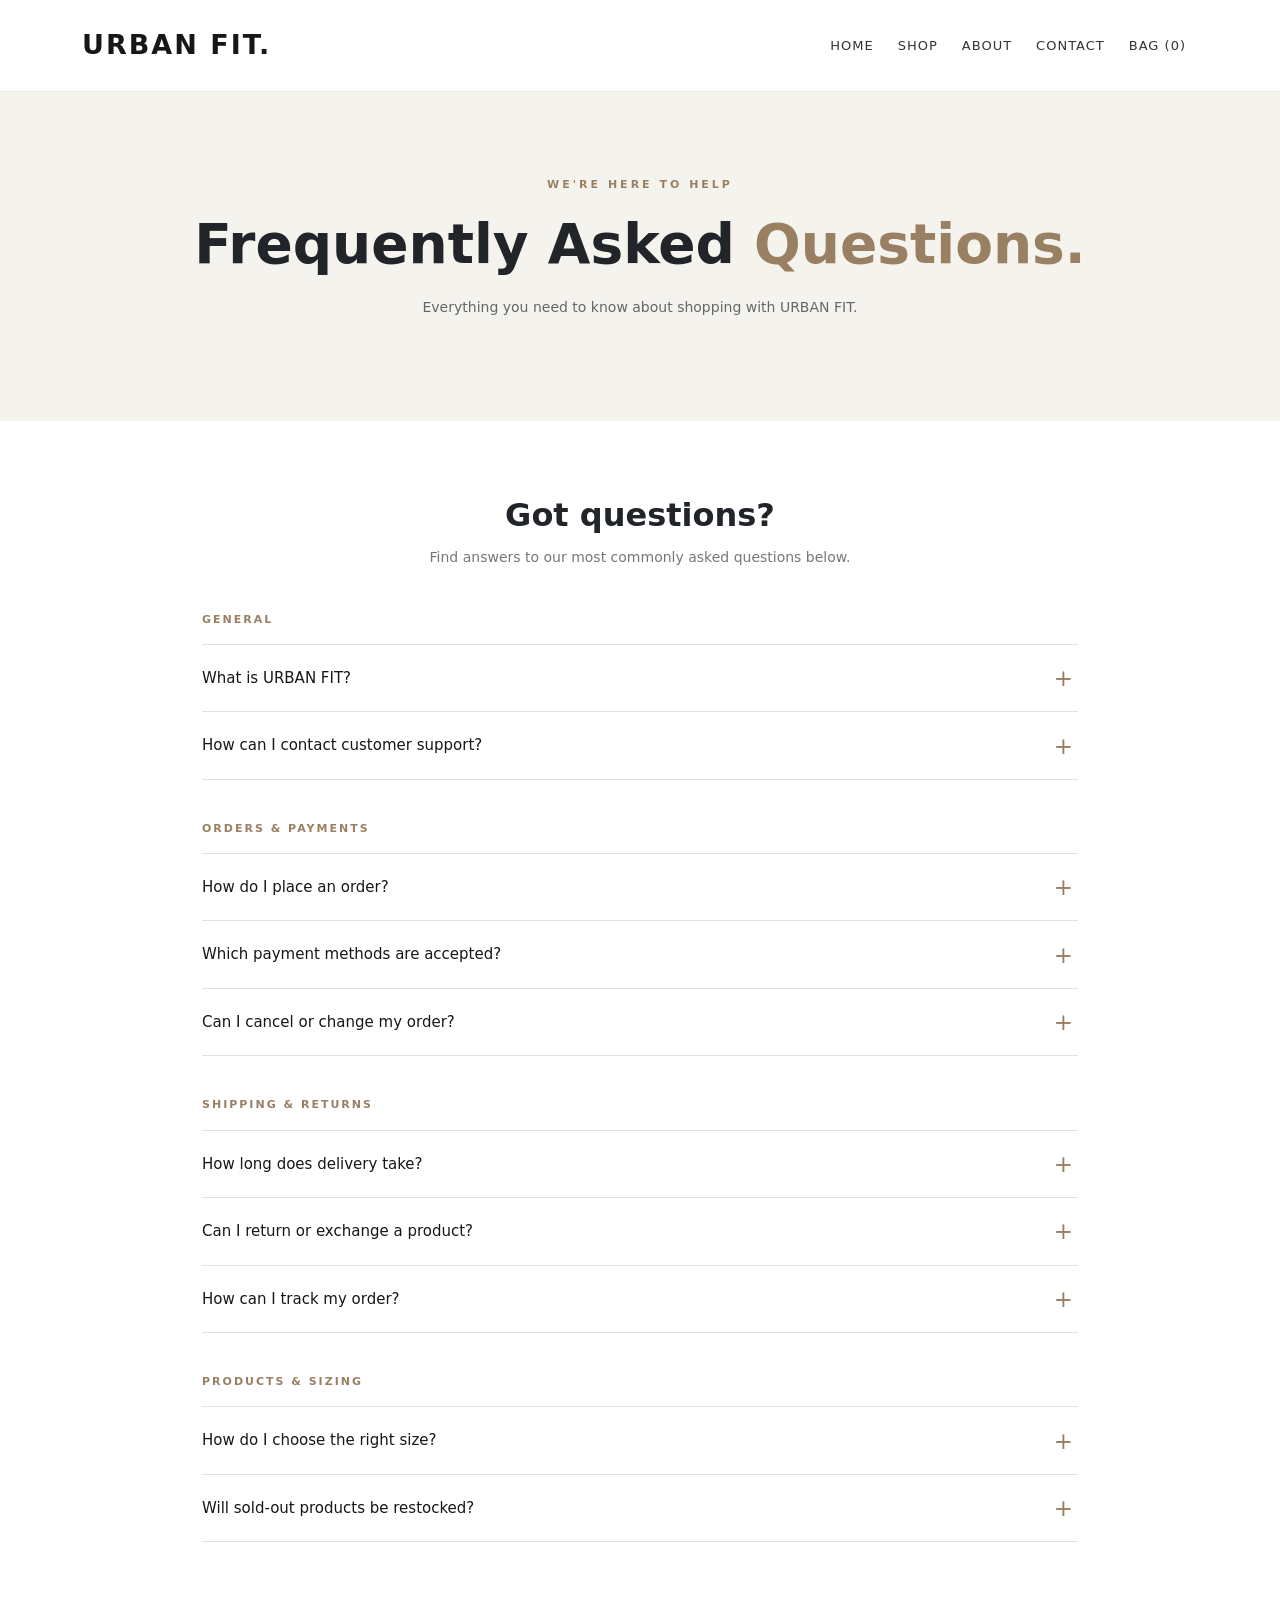
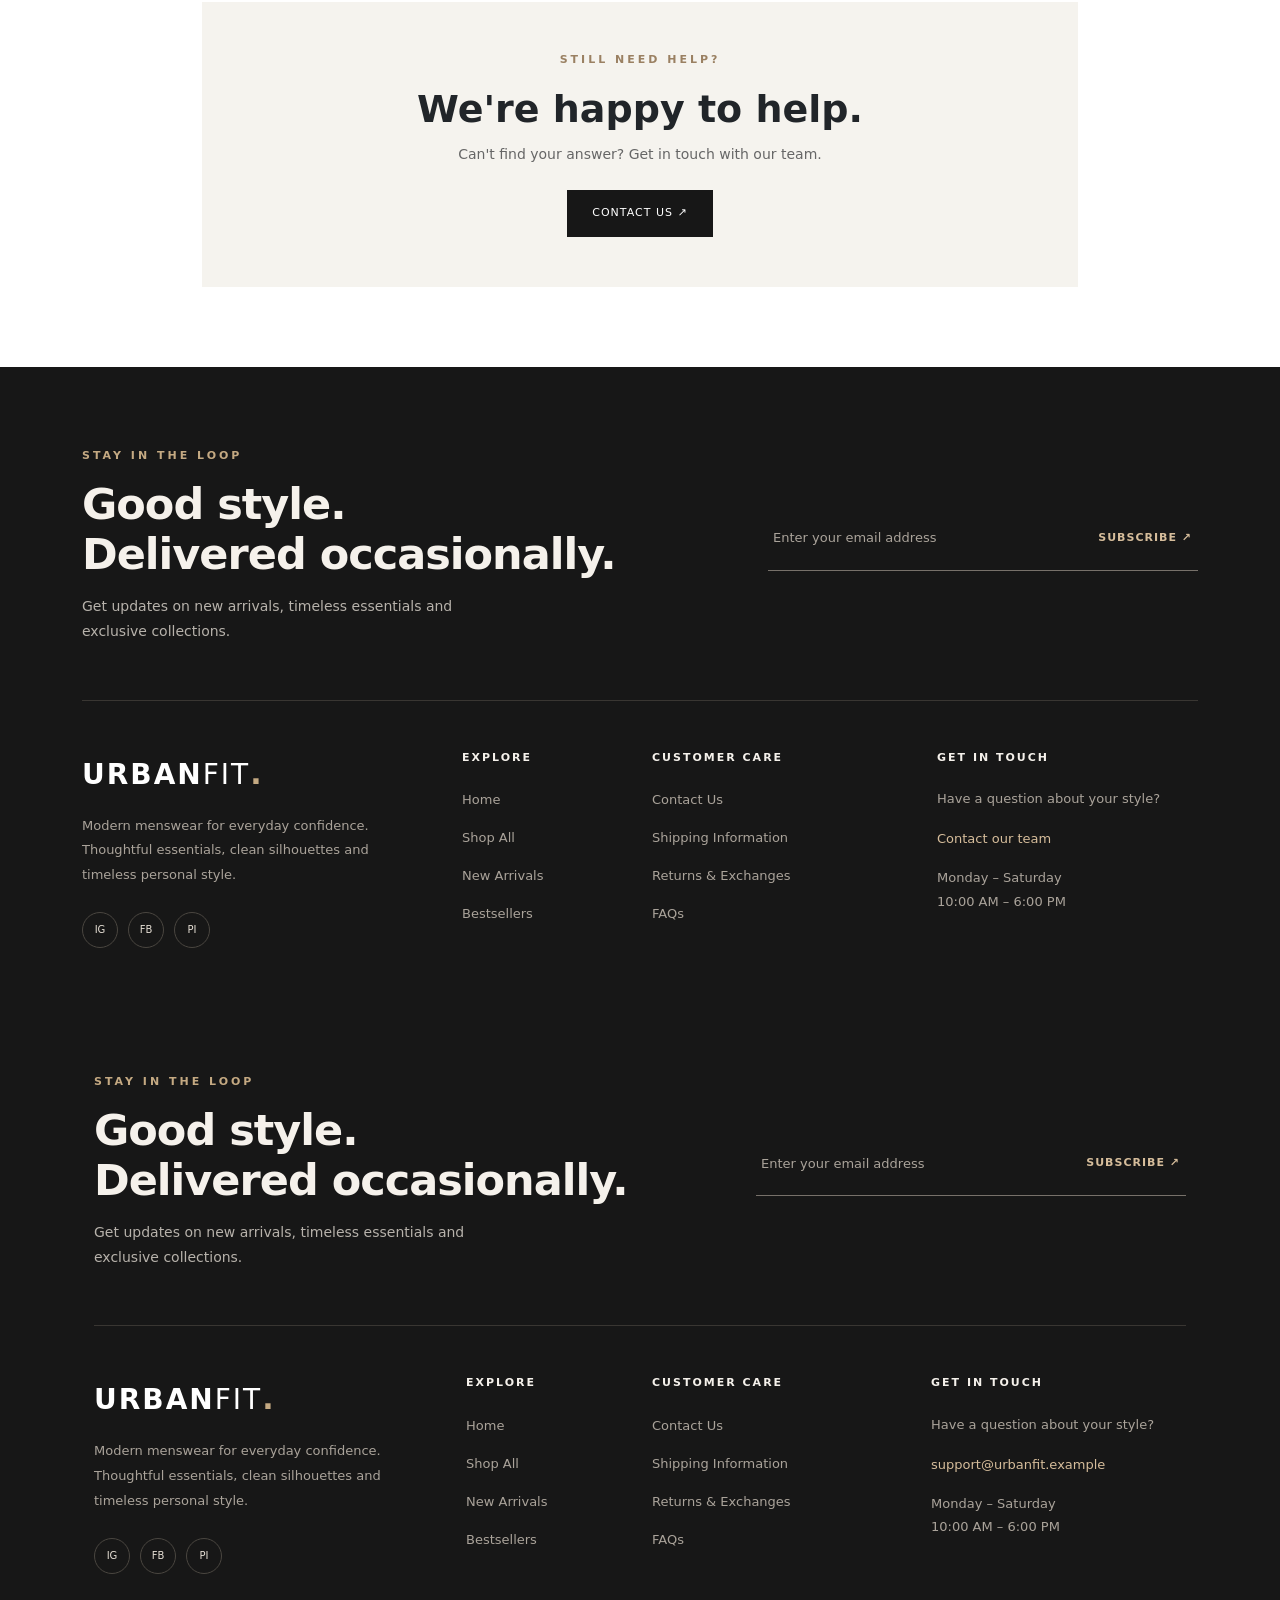
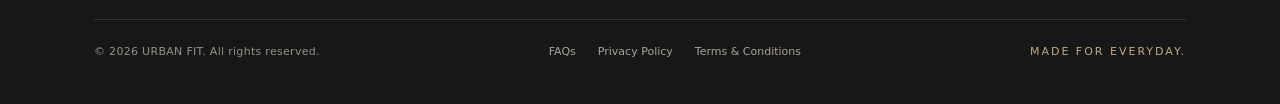
<file: faq.html>
<!DOCTYPE html>
<html lang="en">

<head>
    <meta charset="UTF-8">
    <meta name="viewport" content="width=device-width, initial-scale=1.0">

    <title>FAQs | URBAN FIT</title>

    <link href="https://cdn.jsdelivr.net/npm/bootstrap@5.3.3/dist/css/bootstrap.min.css" rel="stylesheet">
    <link rel="stylesheet" href="style.css">
</head>

<body>

    <!-- NAVBAR -->
    <nav class="premium-navbar navbar navbar-expand-lg">
        <div class="container">
            <a class="brand-logo navbar-brand" href="index.html">
                URBAN FIT.
            </a>

            <button class="navbar-toggler" type="button" data-bs-toggle="collapse" data-bs-target="#mainNavbar"
                aria-label="Toggle navigation">
                <span class="navbar-toggler-icon"></span>
            </button>

            <div class="collapse navbar-collapse" id="mainNavbar">
                <ul class="navbar-nav ms-auto align-items-lg-center">
                    <li class="nav-item">
                        <a class="nav-link" href="index.html">Home</a>
                    </li>
                    <li class="nav-item">
                        <a class="nav-link" href="shop.html">Shop</a>
                    </li>
                    <li class="nav-item">
                        <a class="nav-link" href="about.html">About</a>
                    </li>
                    <li class="nav-item">
                        <a class="nav-link" href="contact.html">Contact</a>
                    </li>
                    <li class="nav-item">
                        <a class="nav-link" href="cart.html">
                            Bag (<span class="cart-count">0</span>)
                        </a>
                    </li>
                </ul>
            </div>
        </div>
    </nav>

    <!-- FAQ HERO -->
    <section class="faq-hero">
        <div class="container">
            <p class="eyebrow">WE'RE HERE TO HELP</p>
            <h1>Frequently Asked <span>Questions.</span></h1>
            <p>Everything you need to know about shopping with URBAN FIT.</p>
        </div>
    </section>

    <!-- FAQ CONTENT -->
    <main class="faq-section container">

        <div class="faq-intro">
            <h2>Got questions?</h2>
            <p>Find answers to our most commonly asked questions below.</p>
        </div>

        <!-- GENERAL -->
        <div class="faq-category">
            <h3>GENERAL</h3>

            <details class="faq-item">
                <summary>What is URBAN FIT?</summary>
                <div class="faq-answer">
                    URBAN FIT is a men's fashion brand focused on timeless
                    essentials, versatile clothing and everyday style.
                </div>
            </details>

            <details class="faq-item">
                <summary>How can I contact customer support?</summary>
                <div class="faq-answer">
                    Visit our <a href="contact.html">Contact Us</a> page
                    to find our contact information.
                </div>
            </details>
        </div>

        <!-- ORDERS -->
        <div class="faq-category">
            <h3>ORDERS & PAYMENTS</h3>

            <details class="faq-item">
                <summary>How do I place an order?</summary>
                <div class="faq-answer">
                    Browse our <a href="shop.html">Shop</a>, select a product,
                    choose your size and quantity, and add it to your bag.
                    Follow the checkout steps when online ordering is enabled.
                </div>
            </details>

            <details class="faq-item">
                <summary>Which payment methods are accepted?</summary>
                <div class="faq-answer">
                    Available payment methods will be displayed at checkout.
                    Online payments are not yet connected in this demo website.
                </div>
            </details>

            <details class="faq-item">
                <summary>Can I cancel or change my order?</summary>
                <div class="faq-answer">
                    Please contact customer support as soon as possible.
                    Changes and cancellations depend on the order status
                    and the store's final order policy.
                </div>
            </details>
        </div>

        <!-- SHIPPING -->
        <div class="faq-category">
            <h3>SHIPPING & RETURNS</h3>

            <details class="faq-item">
                <summary>How long does delivery take?</summary>
                <div class="faq-answer">
                    Delivery timelines will depend on your location and the
                    shipping service. The confirmed estimate should be shown
                    when placing an actual order.
                </div>
            </details>

            <details class="faq-item">
                <summary>Can I return or exchange a product?</summary>
                <div class="faq-answer">
                    Please check the store's final return and exchange policy
                    before placing an order. Contact customer support for help.
                </div>
            </details>

            <details class="faq-item">
                <summary>How can I track my order?</summary>
                <div class="faq-answer">
                    Order tracking can be provided once order processing and
                    shipping services are connected to the website.
                </div>
            </details>
        </div>

        <!-- PRODUCTS -->
        <div class="faq-category">
            <h3>PRODUCTS & SIZING</h3>

            <details class="faq-item">
                <summary>How do I choose the right size?</summary>
                <div class="faq-answer">
                    Check the size options available on each product page.
                    A detailed size chart can be added to help you choose
                    the right fit.
                </div>
            </details>

            <details class="faq-item">
                <summary>Will sold-out products be restocked?</summary>
                <div class="faq-answer">
                    Restock availability depends on the product. Contact us
                    to enquire about a specific item.
                </div>
            </details>
        </div>

        <!-- CONTACT CTA -->
        <section class="faq-contact">
            <p class="eyebrow">STILL NEED HELP?</p>
            <h2>We're happy to help.</h2>
            <p>Can't find your answer? Get in touch with our team.</p>
            <a href="contact.html" class="faq-contact-button">
                CONTACT US ↗
            </a>
        </section>

    </main>

    <!-- FOOTER -->
    <footer class="premium-footer">
        <div class="container">
          
            <div class="footer-newsletter">
                <div class="newsletter-content">
                    <span class="footer-label">STAY IN THE LOOP</span>
                    <h2>Good style.<br>Delivered occasionally.</h2>
                    <p>Get updates on new arrivals, timeless essentials
                        and exclusive collections.</p>
                </div>

                <form class="newsletter-form">
                    <input type="email" placeholder="Enter your email address" aria-label="Email address" required>
                    <button type="submit">SUBSCRIBE ↗</button>
                </form>
            </div>

            <hr class="footer-divider">

            <div class="row g-4 footer-main">
                <div class="col-lg-4 col-md-6">
                    <a href="index.html" class="footer-logo">
                        URBAN<span>FIT</span><small>.</small>
                    </a>
                    <p class="footer-description">
                        Modern menswear for everyday confidence.
                        Thoughtful essentials, clean silhouettes
                        and timeless personal style.
                    </p>
                    <div class="footer-socials">
                        <a href="#" aria-label="Instagram">IG</a>
                        <a href="#" aria-label="Facebook">FB</a>
                        <a href="#" aria-label="Pinterest">PI</a>
                    </div>
                </div>

                <div class="col-6 col-lg-2 col-md-3">
                    <h5 class="footer-heading">EXPLORE</h5>
                    <ul class="footer-links">
                        <li><a href="index.html">Home</a></li>
                        <li><a href="shop.html">Shop All</a></li>
                        <li><a href="shop.html">New Arrivals</a></li>
                        <li><a href="shop.html">Bestsellers</a></li>
                    </ul>
                </div>

                <div class="col-6 col-lg-3 col-md-3">
                    <h5 class="footer-heading">CUSTOMER CARE</h5>
                    <ul class="footer-links">
                        <li><a href="contact.html">Contact Us</a></li>
                        <li><a href="#">Shipping Information</a></li>
                        <li><a href="#">Returns & Exchanges</a></li>
                        <li><a href="faq.html">FAQs</a></li>
                    </ul>
                </div>

                <div class="col-lg-3 col-md-6">
                    <h5 class="footer-heading">GET IN TOUCH</h5>
                    <p class="footer-contact">Have a question about your style?</p>
                    <a href="contact.html" class="footer-email">
                        Contact our team
                    </a>
                    <p class="footer-contact mt-3">
                        Monday – Saturday<br>
                        10:00 AM – 6:00 PM
                    </p>
                </div>
            </div>

             <!-- ===== PREMIUM FOOTER ===== -->

    <footer class="premium-footer">

        <div class="container">

            <!-- Newsletter Section -->
            <div class="footer-newsletter">

                <div class="newsletter-content">
                    <span class="footer-label">STAY IN THE LOOP</span>

                    <h2>Good style.<br>Delivered occasionally.</h2>

                    <p>
                        Get updates on new arrivals, timeless essentials
                        and exclusive collections.
                    </p>
                </div>

                <form class="newsletter-form">
                    <input type="email" placeholder="Enter your email address" aria-label="Email address" required>

                    <button type="submit">
                        SUBSCRIBE ↗
                    </button>
                </form>

            </div>

            <hr class="footer-divider">

            <!-- Footer Main Content -->
            <div class="row g-4 footer-main">

                <!-- Brand Information -->
                <div class="col-lg-4 col-md-6">

                    <a href="index.html" class="footer-logo">
                        URBAN<span>FIT</span><small>.</small>
                    </a>

                    <p class="footer-description">
                        Modern menswear for everyday confidence.
                        Thoughtful essentials, clean silhouettes
                        and timeless personal style.
                    </p>

                    <div class="footer-socials">
                        <a href="#" aria-label="Instagram">IG</a>
                        <a href="#" aria-label="Facebook">FB</a>
                        <a href="#" aria-label="Pinterest">PI</a>
                    </div>

                </div>

                <!-- Shop Links -->
                <div class="col-6 col-lg-2 col-md-3">

                    <h5 class="footer-heading">EXPLORE</h5>

                    <ul class="footer-links">
                        <li><a href="index.html">Home</a></li>
                        <li><a href="shop.html">Shop All</a></li>
                        <li><a href="shop.html">New Arrivals</a></li>
                        <li><a href="shop.html">Bestsellers</a></li>
                    </ul>

                </div>

                <!-- Support Links -->
                <div class="col-6 col-lg-3 col-md-3">

                    <h5 class="footer-heading">CUSTOMER CARE</h5>

                    <ul class="footer-links">
                        <li><a href="contact.html">Contact Us</a></li>
                        <li><a href="#">Shipping Information</a></li>
                        <li><a href="#">Returns & Exchanges</a></li>
                        <li><a href="#">FAQs</a></li>
                    </ul>

                </div>

                <!-- Contact Information -->
                <div class="col-lg-3 col-md-6">

                    <h5 class="footer-heading">GET IN TOUCH</h5>

                    <p class="footer-contact">
                        Have a question about your style?
                    </p>

                    <a href="mailto:support@urbanfit.example" class="footer-email">
                        support@urbanfit.example
                    </a>

                    <p class="footer-contact mt-3">
                        Monday – Saturday<br>
                        10:00 AM – 6:00 PM
                    </p>

                </div>

            </div>


            <!-- Bottom Footer -->
            <div class="footer-bottom">

                <p>
                    © 2026 URBAN FIT. All rights reserved.
                </p>

                <div class="footer-bottom-links">
                    <a href="faq.html">FAQs</a>
                    <a href="privacy.html">Privacy Policy</a>
                    <a href="#">Terms & Conditions</a>  
                </div>

                <p class="footer-made">
                    MADE FOR EVERYDAY.
                </p>

            </div>

        </div>

    </footer>

    <script src="https://cdn.jsdelivr.net/npm/bootstrap@5.3.3/dist/js/bootstrap.bundle.min.js"></script>
    <script src="script.js"></script>

</body>

</html>
</file>
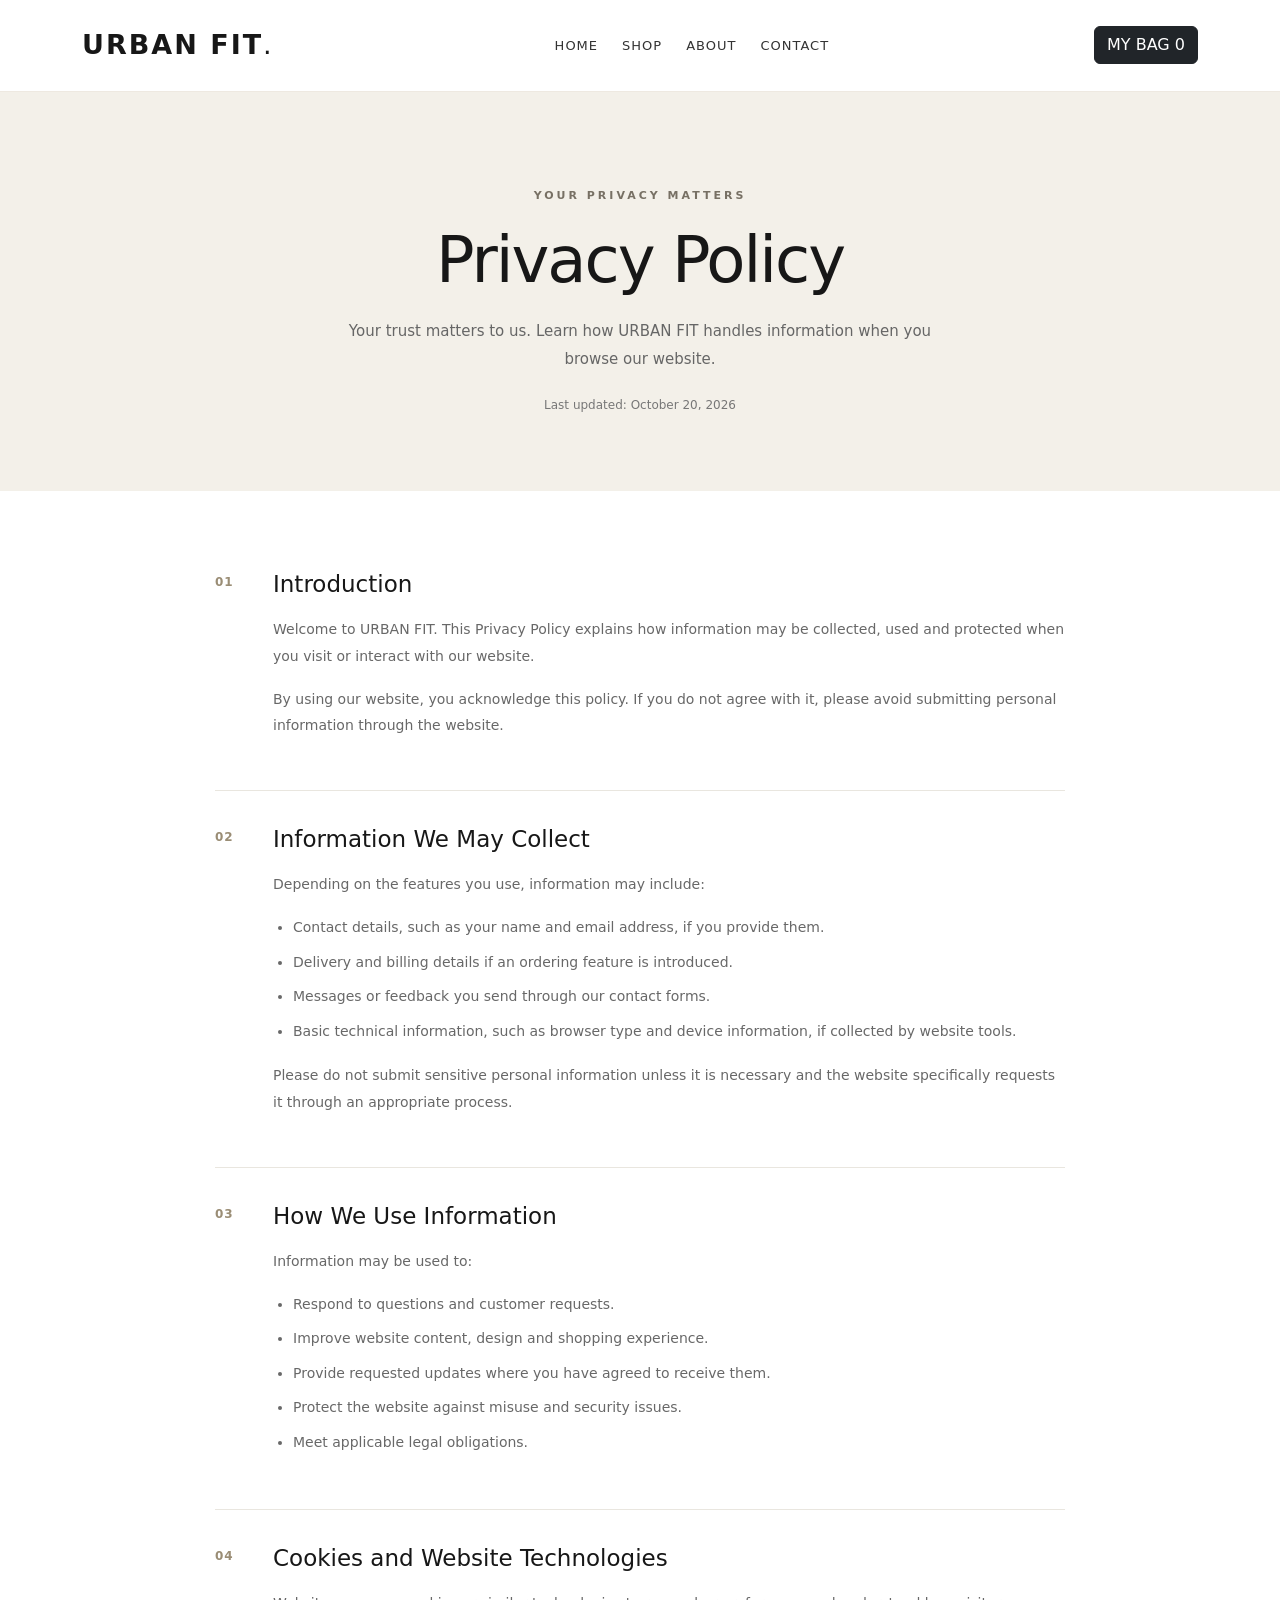
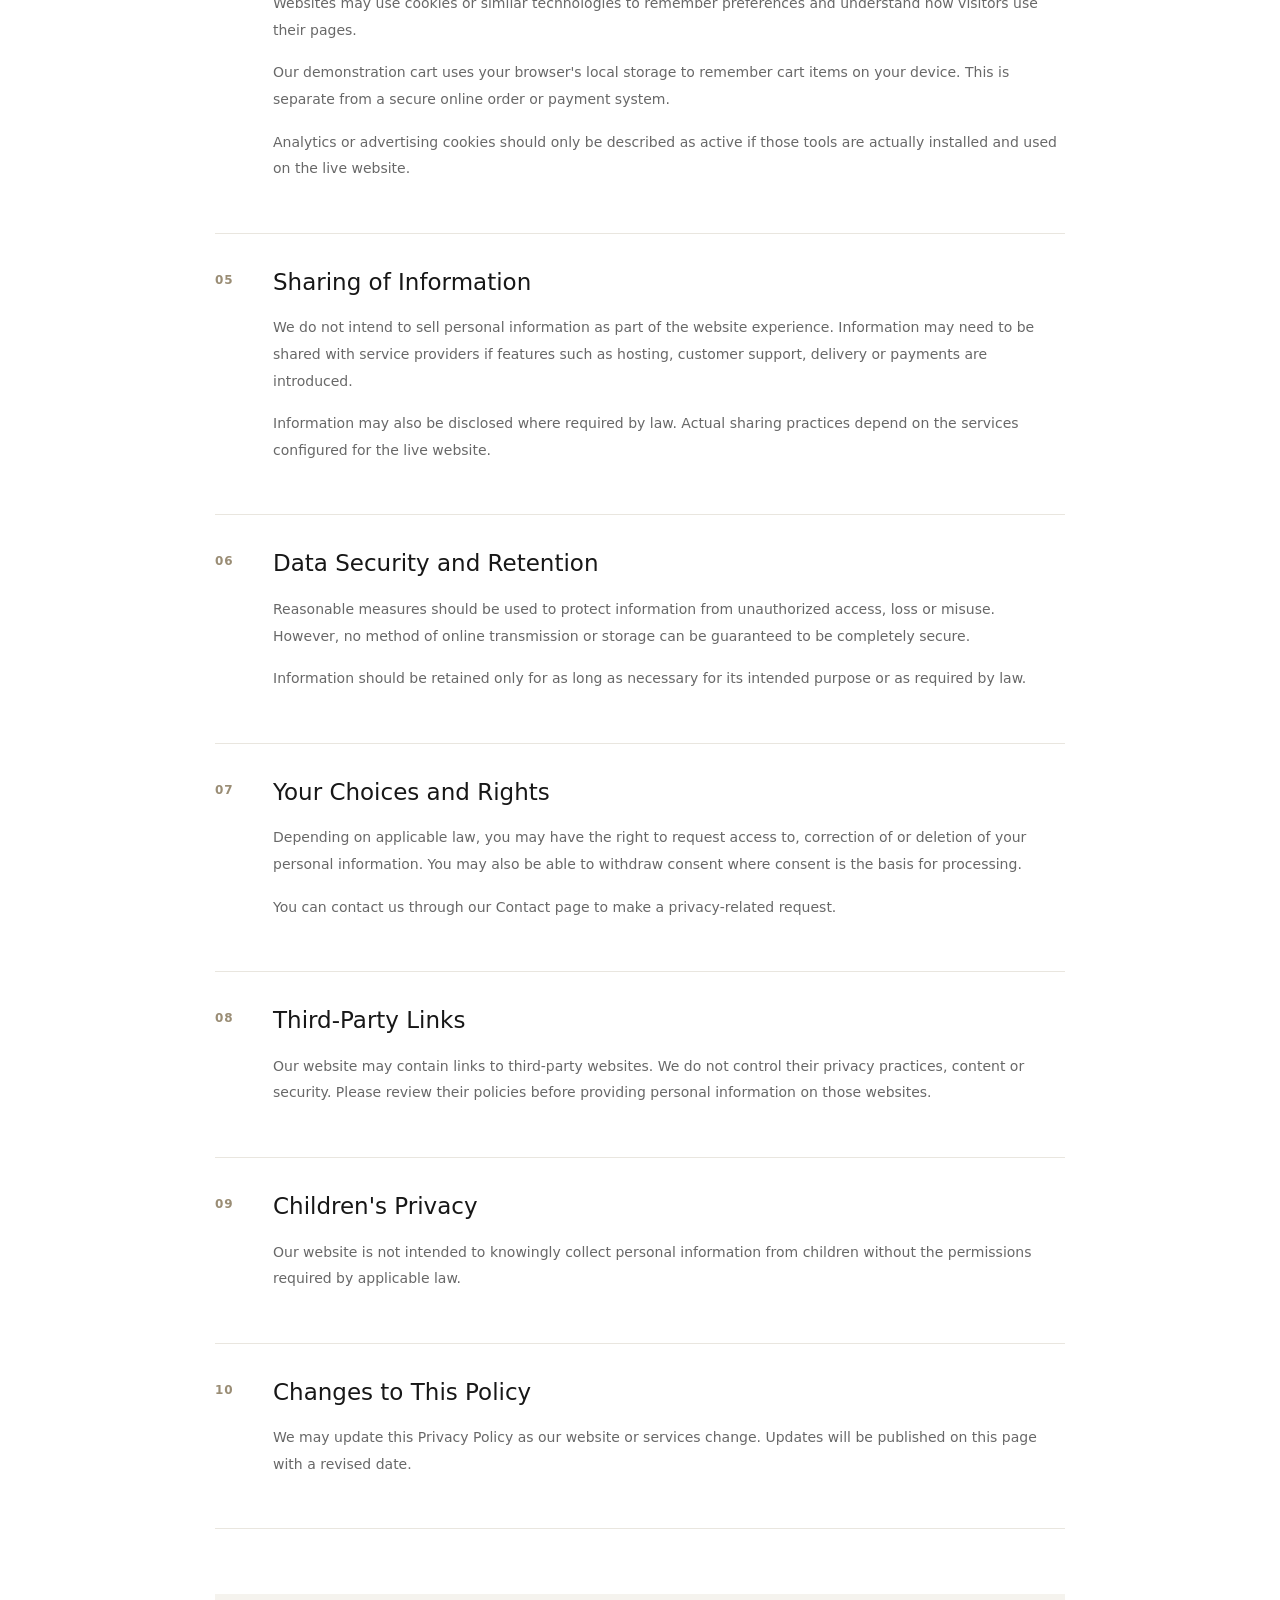
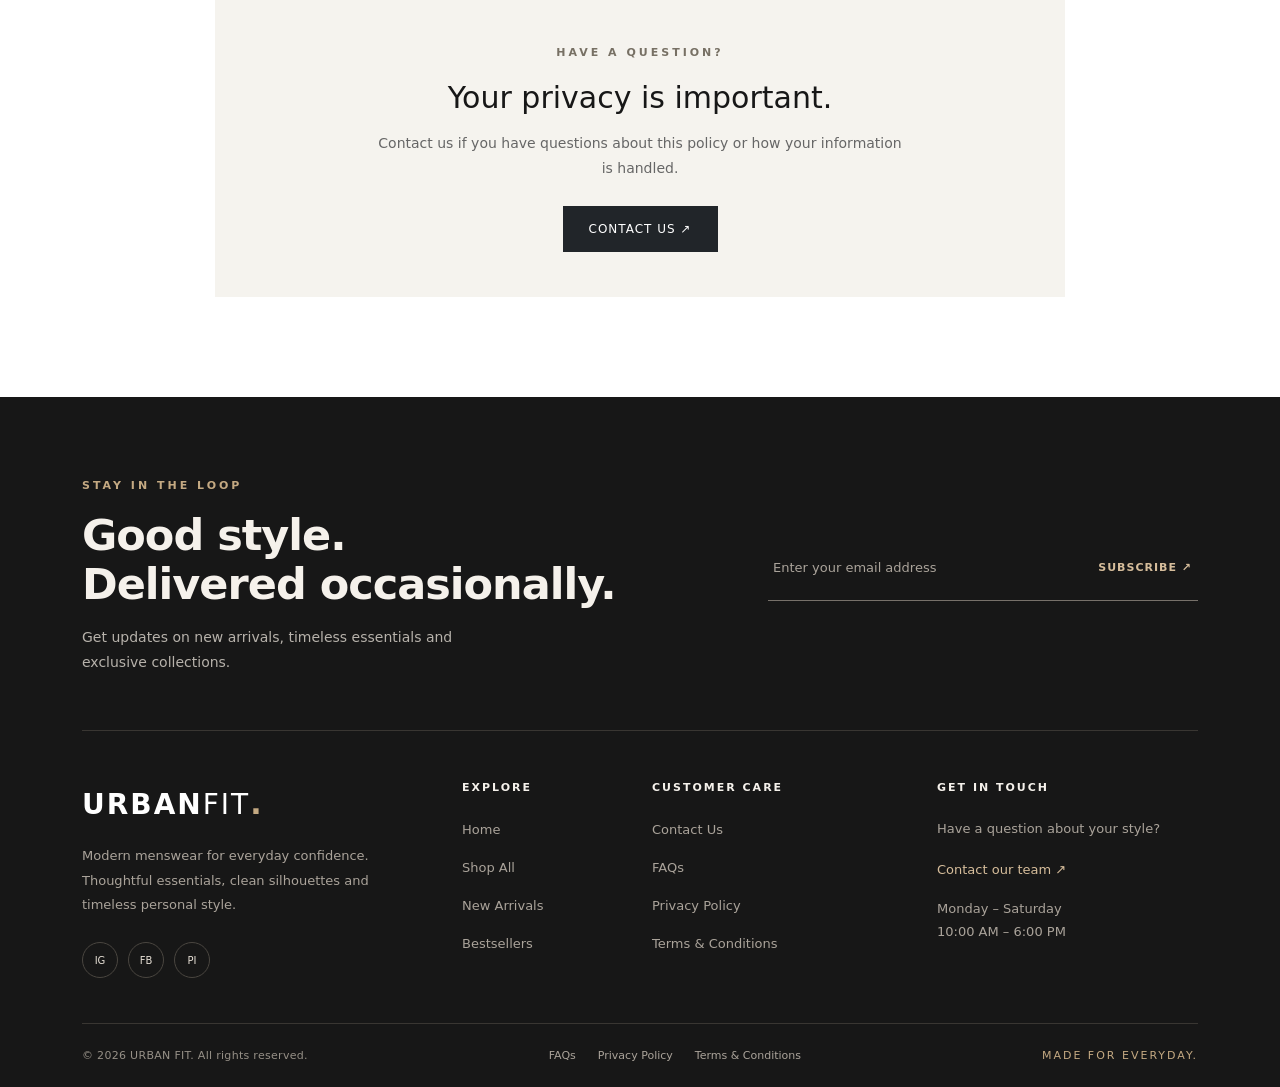
<file: privacy.html>
<!DOCTYPE html>
<html lang="en">

<head>
    <meta charset="UTF-8">
    <meta name="viewport" content="width=device-width, initial-scale=1.0">

    <meta name="description"
        content="Read the URBAN FIT Privacy Policy to understand how we handle your information.">

    <title>Privacy Policy | URBAN FIT</title>

    <!-- Google Fonts -->
    <link rel="preconnect" href="https://fonts.googleapis.com">
    <link rel="preconnect" href="https://fonts.gstatic.com" crossorigin>
    <link href="https://fonts.googleapis.com/css2?family=Poppins:wght@300;400;500;600;700&display=swap"
        rel="stylesheet">

    <!-- Bootstrap CSS -->
    <link href="https://cdn.jsdelivr.net/npm/bootstrap@5.3.3/dist/css/bootstrap.min.css"
        rel="stylesheet">

    <!-- Main CSS -->
    <link rel="stylesheet" href="style.css">
</head>

<body>

    <!-- =========================
         NAVBAR
    ========================== -->
    <nav class="navbar navbar-expand-lg premium-navbar">
        <div class="container">

            <a class="navbar-brand brand-logo" href="index.html">
                URBAN FIT<span>.</span>
            </a>

            <button class="navbar-toggler" type="button"
                data-bs-toggle="collapse"
                data-bs-target="#navbarMenu"
                aria-controls="navbarMenu"
                aria-expanded="false"
                aria-label="Toggle navigation">

                <span class="navbar-toggler-icon"></span>
            </button>

            <div class="collapse navbar-collapse" id="navbarMenu">

                <ul class="navbar-nav mx-auto">
                    <li class="nav-item">
                        <a class="nav-link" href="index.html">Home</a>
                    </li>

                    <li class="nav-item">
                        <a class="nav-link" href="shop.html">Shop</a>
                    </li>

                    <li class="nav-item">
                        <a class="nav-link" href="about.html">About</a>
                    </li>

                    <li class="nav-item">
                        <a class="nav-link" href="contact.html">Contact</a>
                    </li>
                </ul>

                <a href="cart.html" class="btn btn-dark">
                    MY BAG <span class="cart-count">0</span>
                </a>

            </div>
        </div>
    </nav>


    <!-- =========================
         PRIVACY HERO
    ========================== -->
    <section class="privacy-hero">
        <div class="container">

            <span class="privacy-label">YOUR PRIVACY MATTERS</span>

            <h1>Privacy Policy</h1>

            <p>
                Your trust matters to us. Learn how URBAN FIT handles
                information when you browse our website.
            </p>

            <span class="privacy-updated">
                Last updated: October 20, 2026
            </span>

        </div>
    </section>


    <!-- =========================
         PRIVACY POLICY CONTENT
    ========================== -->
    <section class="privacy-section">
        <div class="container">

            <div class="privacy-content">

                <!-- 01 -->
                <div class="privacy-block">
                    <span class="privacy-number">01</span>

                    <h2>Introduction</h2>

                    <p>
                        Welcome to URBAN FIT. This Privacy Policy explains
                        how information may be collected, used and protected
                        when you visit or interact with our website.
                    </p>

                    <p>
                        By using our website, you acknowledge this policy.
                        If you do not agree with it, please avoid submitting
                        personal information through the website.
                    </p>
                </div>


                <!-- 02 -->
                <div class="privacy-block">
                    <span class="privacy-number">02</span>

                    <h2>Information We May Collect</h2>

                    <p>
                        Depending on the features you use, information may include:
                    </p>

                    <ul>
                        <li>
                            Contact details, such as your name and email address,
                            if you provide them.
                        </li>

                        <li>
                            Delivery and billing details if an ordering feature
                            is introduced.
                        </li>

                        <li>
                            Messages or feedback you send through our contact forms.
                        </li>

                        <li>
                            Basic technical information, such as browser type
                            and device information, if collected by website tools.
                        </li>
                    </ul>

                    <p>
                        Please do not submit sensitive personal information
                        unless it is necessary and the website specifically
                        requests it through an appropriate process.
                    </p>
                </div>


                <!-- 03 -->
                <div class="privacy-block">
                    <span class="privacy-number">03</span>

                    <h2>How We Use Information</h2>

                    <p>Information may be used to:</p>

                    <ul>
                        <li>Respond to questions and customer requests.</li>
                        <li>Improve website content, design and shopping experience.</li>
                        <li>
                            Provide requested updates where you have agreed
                            to receive them.
                        </li>
                        <li>Protect the website against misuse and security issues.</li>
                        <li>Meet applicable legal obligations.</li>
                    </ul>
                </div>


                <!-- 04 -->
                <div class="privacy-block">
                    <span class="privacy-number">04</span>

                    <h2>Cookies and Website Technologies</h2>

                    <p>
                        Websites may use cookies or similar technologies to
                        remember preferences and understand how visitors use
                        their pages.
                    </p>

                    <p>
                        Our demonstration cart uses your browser's local storage
                        to remember cart items on your device. This is separate
                        from a secure online order or payment system.
                    </p>

                    <p>
                        Analytics or advertising cookies should only be described
                        as active if those tools are actually installed and used
                        on the live website.
                    </p>
                </div>


                <!-- 05 -->
                <div class="privacy-block">
                    <span class="privacy-number">05</span>

                    <h2>Sharing of Information</h2>

                    <p>
                        We do not intend to sell personal information as part
                        of the website experience. Information may need to be
                        shared with service providers if features such as hosting,
                        customer support, delivery or payments are introduced.
                    </p>

                    <p>
                        Information may also be disclosed where required by law.
                        Actual sharing practices depend on the services configured
                        for the live website.
                    </p>
                </div>


                <!-- 06 -->
                <div class="privacy-block">
                    <span class="privacy-number">06</span>

                    <h2>Data Security and Retention</h2>

                    <p>
                        Reasonable measures should be used to protect information
                        from unauthorized access, loss or misuse. However, no
                        method of online transmission or storage can be guaranteed
                        to be completely secure.
                    </p>

                    <p>
                        Information should be retained only for as long as
                        necessary for its intended purpose or as required by law.
                    </p>
                </div>


                <!-- 07 -->
                <div class="privacy-block">
                    <span class="privacy-number">07</span>

                    <h2>Your Choices and Rights</h2>

                    <p>
                        Depending on applicable law, you may have the right
                        to request access to, correction of or deletion of your
                        personal information. You may also be able to withdraw
                        consent where consent is the basis for processing.
                    </p>

                    <p>
                        You can contact us through our Contact page to make
                        a privacy-related request.
                    </p>
                </div>


                <!-- 08 -->
                <div class="privacy-block">
                    <span class="privacy-number">08</span>

                    <h2>Third-Party Links</h2>

                    <p>
                        Our website may contain links to third-party websites.
                        We do not control their privacy practices, content or
                        security. Please review their policies before providing
                        personal information on those websites.
                    </p>
                </div>


                <!-- 09 -->
                <div class="privacy-block">
                    <span class="privacy-number">09</span>

                    <h2>Children's Privacy</h2>

                    <p>
                        Our website is not intended to knowingly collect
                        personal information from children without the
                        permissions required by applicable law.
                    </p>
                </div>


                <!-- 10 -->
                <div class="privacy-block">
                    <span class="privacy-number">10</span>

                    <h2>Changes to This Policy</h2>

                    <p>
                        We may update this Privacy Policy as our website
                        or services change. Updates will be published on
                        this page with a revised date.
                    </p>
                </div>


                <!-- CONTACT CTA -->
                <div class="privacy-contact-box">

                    <span class="privacy-label">HAVE A QUESTION?</span>

                    <h2>Your privacy is important.</h2>

                    <p>
                        Contact us if you have questions about this policy
                        or how your information is handled.
                    </p>

                    <a href="contact.html" class="btn btn-dark">
                        CONTACT US ↗
                    </a>

                </div>

            </div>
        </div>
    </section>


    <!-- =========================
         PREMIUM FOOTER
         Same full-size layout
    ========================== -->
    <footer class="premium-footer">

        <div class="container">

            <!-- Newsletter Section -->
            <div class="footer-newsletter">

                <div class="newsletter-content">

                    <span class="footer-label">STAY IN THE LOOP</span>

                    <h2>
                        Good style.<br>
                        Delivered occasionally.
                    </h2>

                    <p>
                        Get updates on new arrivals, timeless essentials
                        and exclusive collections.
                    </p>

                </div>

                <form class="newsletter-form">

                    <input
                        type="email"
                        placeholder="Enter your email address"
                        aria-label="Email address"
                        required>

                    <button type="submit">
                        SUBSCRIBE ↗
                    </button>

                </form>

            </div>

            <hr class="footer-divider">


            <!-- Footer Main Content -->
            <div class="row g-4 footer-main">

                <!-- Brand Information -->
                <div class="col-lg-4 col-md-6">

                    <a href="index.html" class="footer-logo">
                        URBAN<span>FIT</span><small>.</small>
                    </a>

                    <p class="footer-description">
                        Modern menswear for everyday confidence.
                        Thoughtful essentials, clean silhouettes
                        and timeless personal style.
                    </p>

                    <div class="footer-socials">
                        <a href="#" aria-label="Instagram">IG</a>
                        <a href="#" aria-label="Facebook">FB</a>
                        <a href="#" aria-label="Pinterest">PI</a>
                    </div>

                </div>


                <!-- Explore Links -->
                <div class="col-6 col-lg-2 col-md-3">

                    <h5 class="footer-heading">EXPLORE</h5>

                    <ul class="footer-links">
                        <li><a href="index.html">Home</a></li>
                        <li><a href="shop.html">Shop All</a></li>
                        <li><a href="shop.html">New Arrivals</a></li>
                        <li><a href="shop.html">Bestsellers</a></li>
                    </ul>

                </div>


                <!-- Customer Care -->
                <div class="col-6 col-lg-3 col-md-3">

                    <h5 class="footer-heading">CUSTOMER CARE</h5>

                    <ul class="footer-links">
                        <li><a href="contact.html">Contact Us</a></li>
                        <li><a href="faq.html">FAQs</a></li>
                        <li><a href="privacy.html">Privacy Policy</a></li>
                        <li><a href="terms.html">Terms &amp; Conditions</a></li>
                    </ul>

                </div>


                <!-- Contact Information -->
                <div class="col-lg-3 col-md-6">

                    <h5 class="footer-heading">GET IN TOUCH</h5>

                    <p class="footer-contact">
                        Have a question about your style?
                    </p>

                    <a href="contact.html" class="footer-email">
                        Contact our team ↗
                    </a>

                    <p class="footer-contact mt-3">
                        Monday – Saturday<br>
                        10:00 AM – 6:00 PM
                    </p>

                </div>

            </div>


            <!-- Bottom Footer -->
            <div class="footer-bottom">

                <p>
                    © 2026 URBAN FIT. All rights reserved.
                </p>

                <div class="footer-bottom-links">
                    <a href="faq.html">FAQs</a>
                    <a href="privacy.html">Privacy Policy</a>
                    <a href="terms.html">Terms &amp; Conditions</a>
                </div>

                <p class="footer-made">
                    MADE FOR EVERYDAY.
                </p>

            </div>

        </div>

    </footer>


    <!-- Bootstrap JS: load once only -->
    <script src="https://cdn.jsdelivr.net/npm/bootstrap@5.3.3/dist/js/bootstrap.bundle.min.js"></script>

    <!-- Main JavaScript -->
    <script src="script.js"></script>

</body>
</html>
</file>
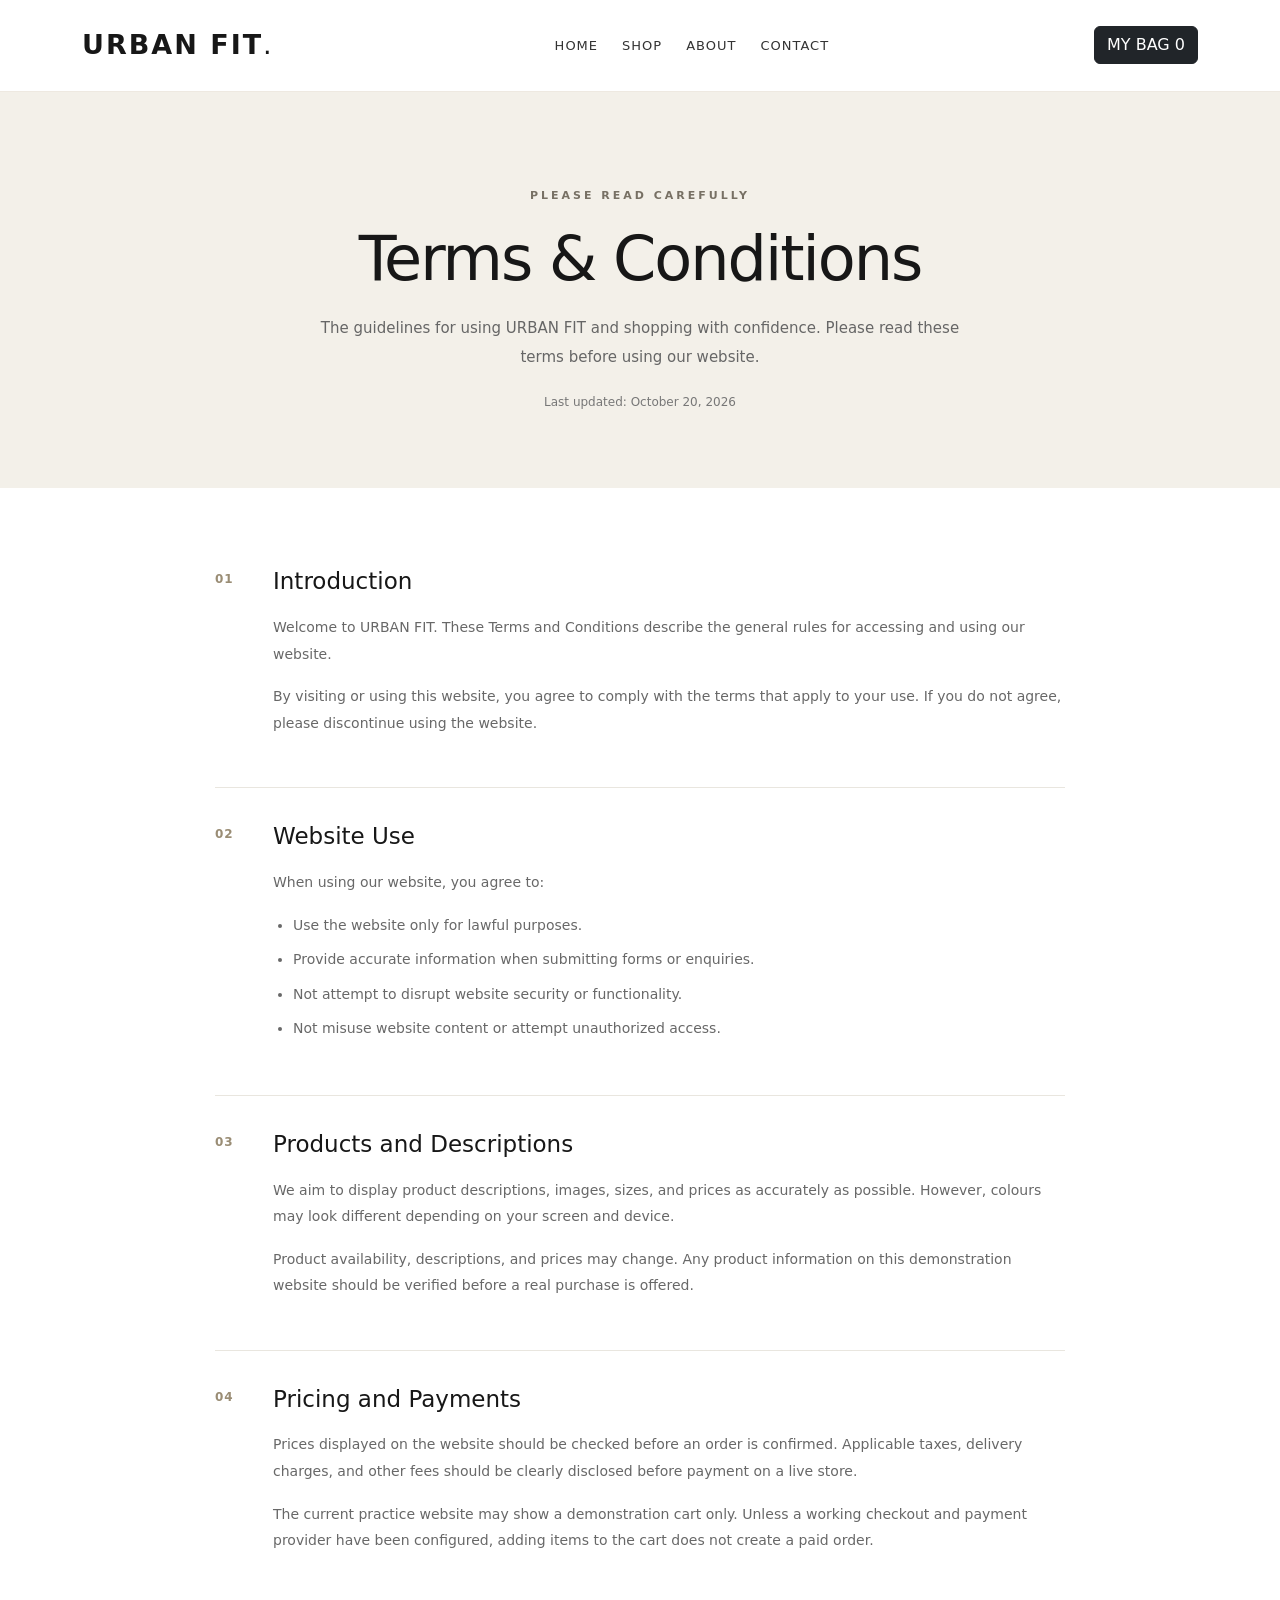
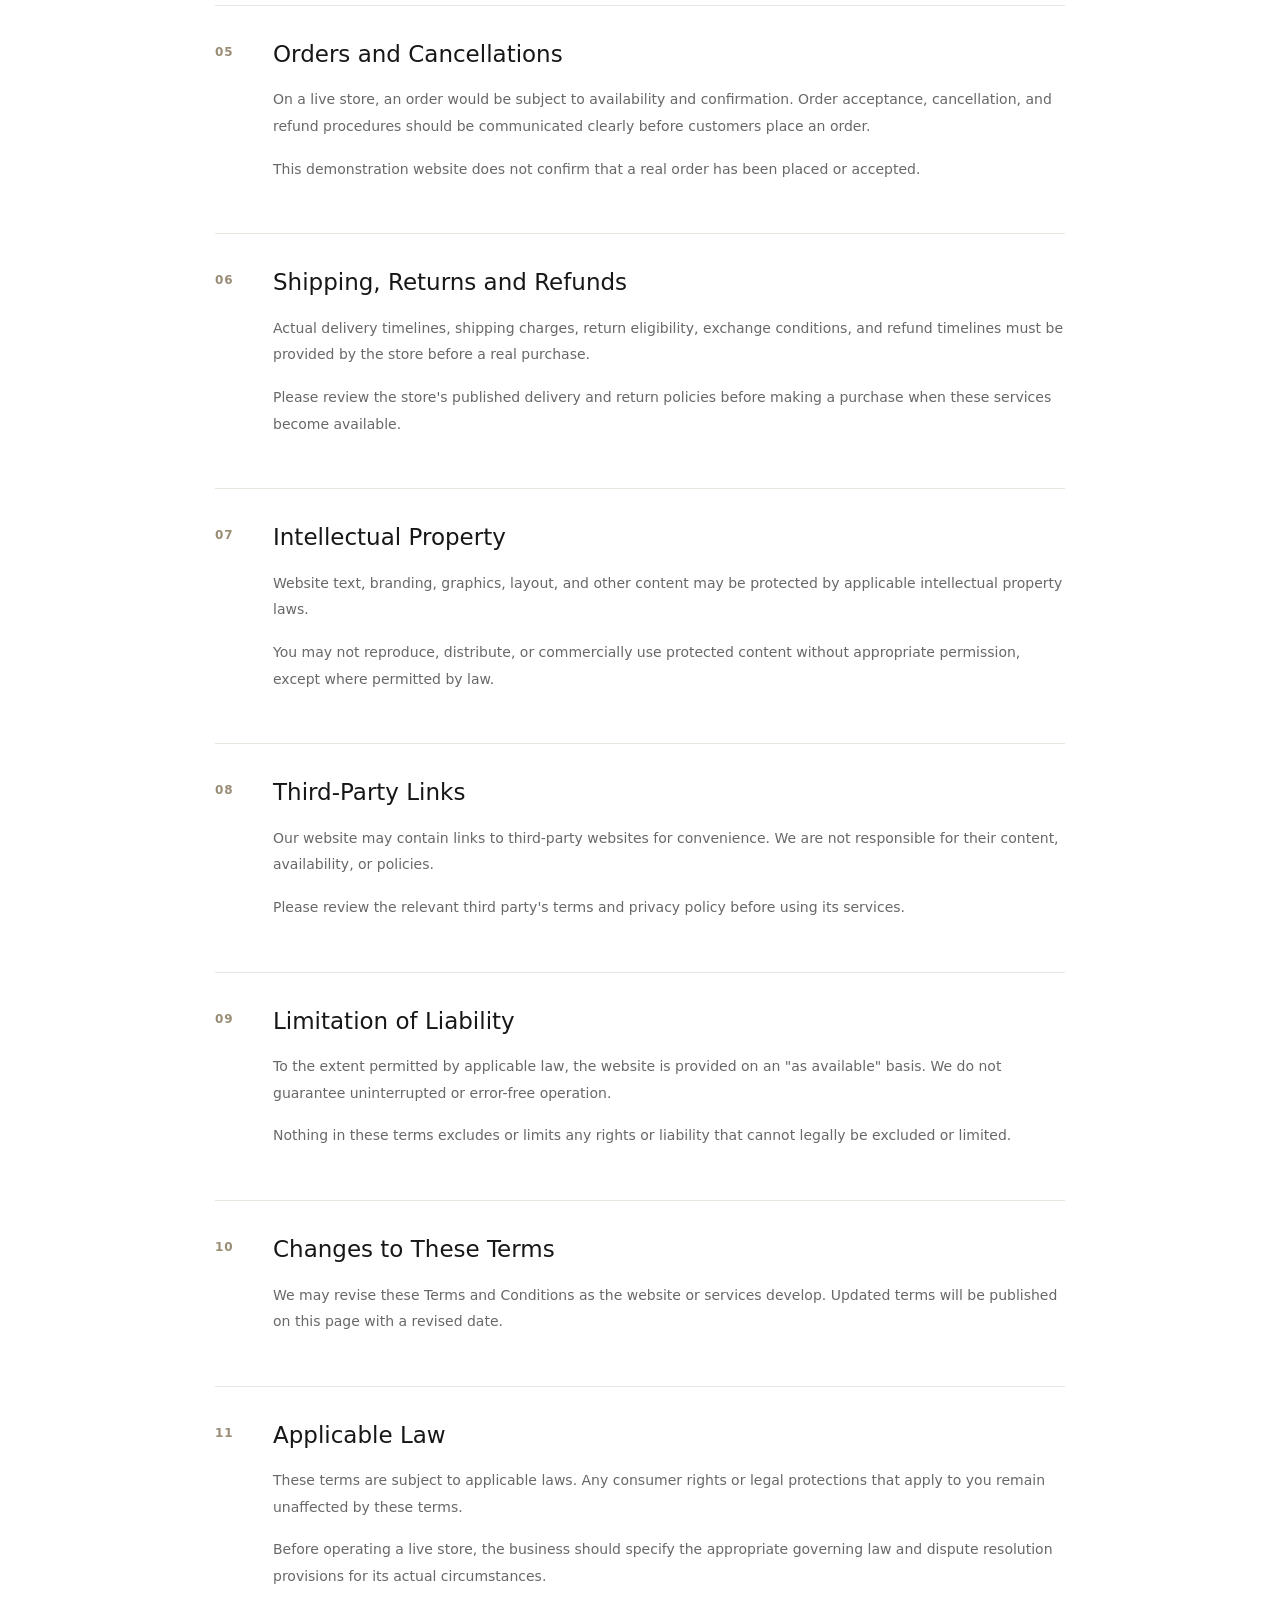
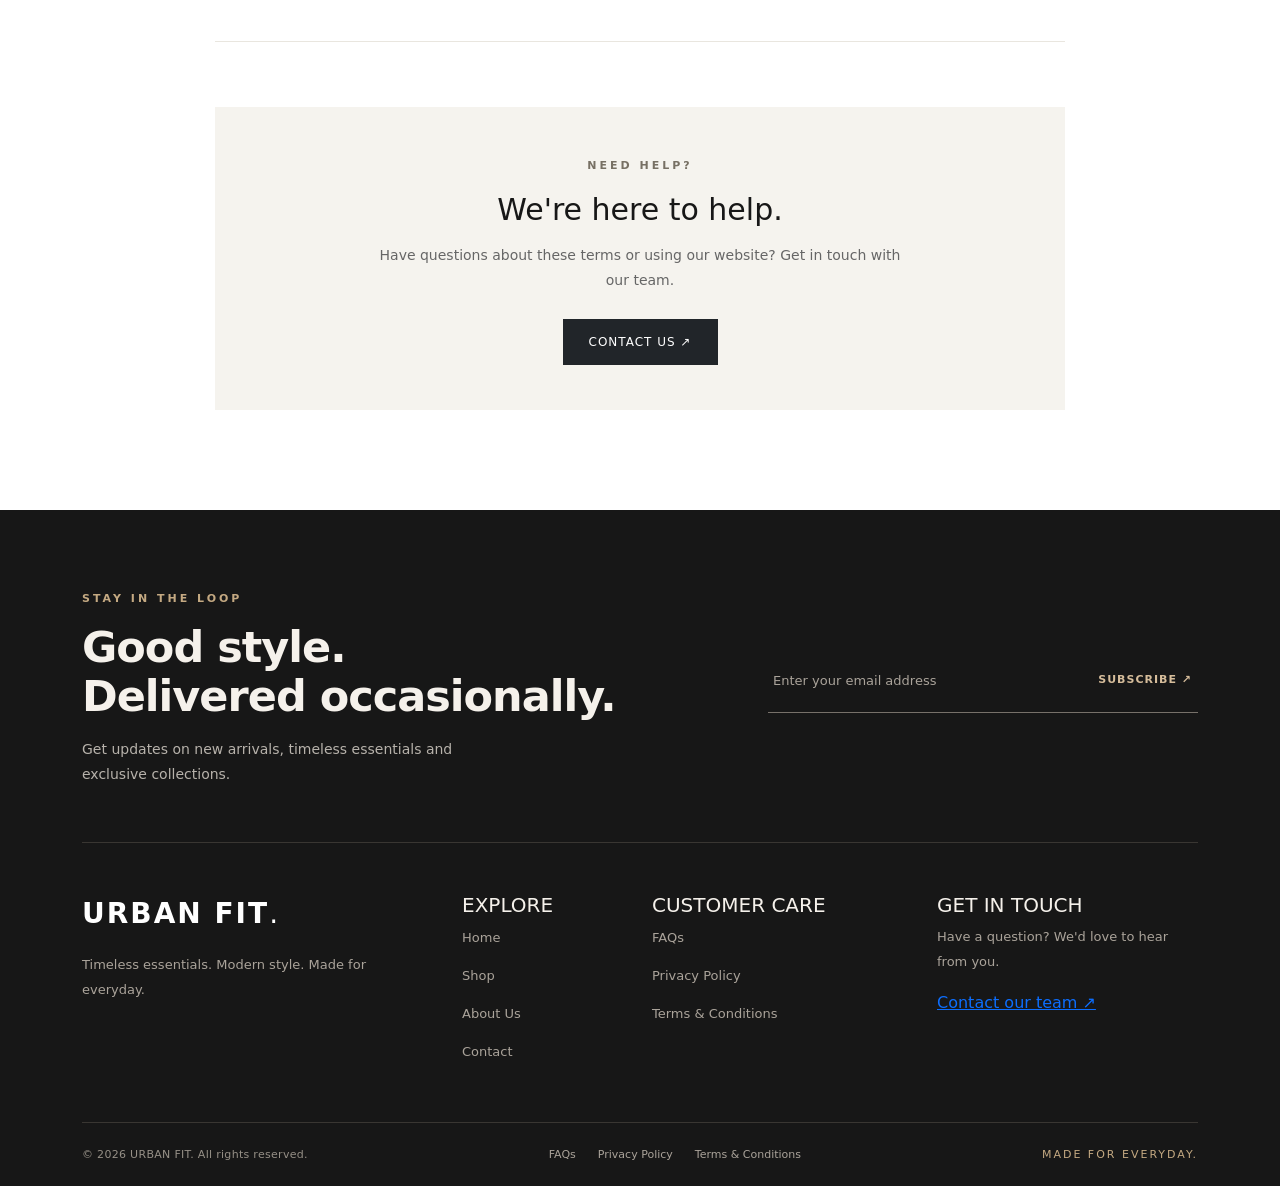
<file: terms.html>
<!DOCTYPE html>
<html lang="en">

<head>
    <meta charset="UTF-8">
    <meta name="viewport" content="width=device-width, initial-scale=1.0">
    <meta name="description" content="Read the URBAN FIT Terms and Conditions for using our website.">

    <title>Terms & Conditions | URBAN FIT</title>

    <!-- Google Fonts -->
    <link rel="preconnect" href="https://fonts.googleapis.com">
    <link rel="preconnect" href="https://fonts.gstatic.com" crossorigin>
    <link href="https://fonts.googleapis.com/css2?family=Poppins:wght@300;400;500;600;700&display=swap" rel="stylesheet">

    <!-- Bootstrap CSS -->
    <link href="https://cdn.jsdelivr.net/npm/bootstrap@5.3.3/dist/css/bootstrap.min.css" rel="stylesheet">

    <!-- Main CSS -->
    <link rel="stylesheet" href="style.css">
</head>

<body>

    <!-- NAVBAR -->
    <nav class="navbar navbar-expand-lg premium-navbar">
        <div class="container">

            <a class="navbar-brand brand-logo" href="index.html">
                URBAN FIT<span>.</span>
            </a>

            <button class="navbar-toggler" type="button"
                data-bs-toggle="collapse" data-bs-target="#navbarMenu"
                aria-controls="navbarMenu" aria-expanded="false"
                aria-label="Toggle navigation">
                <span class="navbar-toggler-icon"></span>
            </button>

            <div class="collapse navbar-collapse" id="navbarMenu">
                <ul class="navbar-nav mx-auto">
                    <li class="nav-item"><a class="nav-link" href="index.html">Home</a></li>
                    <li class="nav-item"><a class="nav-link" href="shop.html">Shop</a></li>
                    <li class="nav-item"><a class="nav-link" href="about.html">About</a></li>
                    <li class="nav-item"><a class="nav-link" href="contact.html">Contact</a></li>
                </ul>

                <a href="cart.html" class="btn btn-dark">
                    MY BAG <span class="cart-count">0</span>
                </a>
            </div>

        </div>
    </nav>

    <!-- TERMS HERO -->
    <section class="terms-hero">
        <div class="container">
            <span class="terms-label">PLEASE READ CAREFULLY</span>
            <h1>Terms & Conditions</h1>
            <p>
                The guidelines for using URBAN FIT and shopping with confidence.
                Please read these terms before using our website.
            </p>
            <span class="terms-updated">Last updated: October 20, 2026</span>
        </div>
    </section>

    <!-- TERMS CONTENT -->
    <section class="terms-section">
        <div class="container">
            <div class="terms-content">

                <div class="terms-block">
                    <span class="terms-number">01</span>
                    <h2>Introduction</h2>
                    <p>
                        Welcome to URBAN FIT. These Terms and Conditions
                        describe the general rules for accessing and using
                        our website.
                    </p>
                    <p>
                        By visiting or using this website, you agree to
                        comply with the terms that apply to your use.
                        If you do not agree, please discontinue using the website.
                    </p>
                </div>

                <div class="terms-block">
                    <span class="terms-number">02</span>
                    <h2>Website Use</h2>
                    <p>When using our website, you agree to:</p>
                    <ul>
                        <li>Use the website only for lawful purposes.</li>
                        <li>Provide accurate information when submitting forms or enquiries.</li>
                        <li>Not attempt to disrupt website security or functionality.</li>
                        <li>Not misuse website content or attempt unauthorized access.</li>
                    </ul>
                </div>

                <div class="terms-block">
                    <span class="terms-number">03</span>
                    <h2>Products and Descriptions</h2>
                    <p>
                        We aim to display product descriptions, images, sizes,
                        and prices as accurately as possible. However, colours
                        may look different depending on your screen and device.
                    </p>
                    <p>
                        Product availability, descriptions, and prices may
                        change. Any product information on this demonstration
                        website should be verified before a real purchase is offered.
                    </p>
                </div>

                <div class="terms-block">
                    <span class="terms-number">04</span>
                    <h2>Pricing and Payments</h2>
                    <p>
                        Prices displayed on the website should be checked
                        before an order is confirmed. Applicable taxes,
                        delivery charges, and other fees should be clearly
                        disclosed before payment on a live store.
                    </p>
                    <p>
                        The current practice website may show a demonstration
                        cart only. Unless a working checkout and payment
                        provider have been configured, adding items to the
                        cart does not create a paid order.
                    </p>
                </div>

                <div class="terms-block">
                    <span class="terms-number">05</span>
                    <h2>Orders and Cancellations</h2>
                    <p>
                        On a live store, an order would be subject to
                        availability and confirmation. Order acceptance,
                        cancellation, and refund procedures should be
                        communicated clearly before customers place an order.
                    </p>
                    <p>
                        This demonstration website does not confirm that a
                        real order has been placed or accepted.
                    </p>
                </div>

                <div class="terms-block">
                    <span class="terms-number">06</span>
                    <h2>Shipping, Returns and Refunds</h2>
                    <p>
                        Actual delivery timelines, shipping charges, return
                        eligibility, exchange conditions, and refund timelines
                        must be provided by the store before a real purchase.
                    </p>
                    <p>
                        Please review the store's published delivery and
                        return policies before making a purchase when these
                        services become available.
                    </p>
                </div>

                <div class="terms-block">
                    <span class="terms-number">07</span>
                    <h2>Intellectual Property</h2>
                    <p>
                        Website text, branding, graphics, layout, and other
                        content may be protected by applicable intellectual
                        property laws.
                    </p>
                    <p>
                        You may not reproduce, distribute, or commercially
                        use protected content without appropriate permission,
                        except where permitted by law.
                    </p>
                </div>

                <div class="terms-block">
                    <span class="terms-number">08</span>
                    <h2>Third-Party Links</h2>
                    <p>
                        Our website may contain links to third-party websites
                        for convenience. We are not responsible for their
                        content, availability, or policies.
                    </p>
                    <p>
                        Please review the relevant third party's terms and
                        privacy policy before using its services.
                    </p>
                </div>

                <div class="terms-block">
                    <span class="terms-number">09</span>
                    <h2>Limitation of Liability</h2>
                    <p>
                        To the extent permitted by applicable law, the website
                        is provided on an "as available" basis. We do not
                        guarantee uninterrupted or error-free operation.
                    </p>
                    <p>
                        Nothing in these terms excludes or limits any rights
                        or liability that cannot legally be excluded or limited.
                    </p>
                </div>

                <div class="terms-block">
                    <span class="terms-number">10</span>
                    <h2>Changes to These Terms</h2>
                    <p>
                        We may revise these Terms and Conditions as the
                        website or services develop. Updated terms will be
                        published on this page with a revised date.
                    </p>
                </div>

                <div class="terms-block">
                    <span class="terms-number">11</span>
                    <h2>Applicable Law</h2>
                    <p>
                        These terms are subject to applicable laws.
                        Any consumer rights or legal protections that apply
                        to you remain unaffected by these terms.
                    </p>
                    <p>
                        Before operating a live store, the business should
                        specify the appropriate governing law and dispute
                        resolution provisions for its actual circumstances.
                    </p>
                </div>

                <div class="terms-contact-box">
                    <span class="terms-label">NEED HELP?</span>
                    <h2>We're here to help.</h2>
                    <p>
                        Have questions about these terms or using our website?
                        Get in touch with our team.
                    </p>
                    <a href="contact.html" class="btn btn-dark">CONTACT US ↗</a>
                </div>

            </div>
        </div>
    </section>

    <!-- FOOTER -->
    <footer class="premium-footer">
        <div class="container">

            <div class="footer-newsletter">
                <div class="newsletter-content">
                    <span class="footer-label">STAY IN THE LOOP</span>
                    <h2>Good style.<br>Delivered occasionally.</h2>
                    <p>
                        Get updates on new arrivals, timeless essentials
                        and exclusive collections.
                    </p>
                </div>

                <form class="newsletter-form">
                    <input type="email" placeholder="Enter your email address"
                        aria-label="Email address" required>
                    <button type="submit">SUBSCRIBE ↗</button>
                </form>
            </div>

            <hr class="footer-divider">

            <div class="row g-4 footer-main">

                <div class="col-lg-4 col-md-6">
                    <a href="index.html" class="footer-logo">URBAN FIT<span>.</span></a>
                    <p class="footer-description">
                        Timeless essentials. Modern style.
                        Made for everyday.
                    </p>
                </div>

                <div class="col-6 col-lg-2 col-md-3">
                    <h5>EXPLORE</h5>
                    <ul class="footer-links">
                        <li><a href="index.html">Home</a></li>
                        <li><a href="shop.html">Shop</a></li>
                        <li><a href="about.html">About Us</a></li>
                        <li><a href="contact.html">Contact</a></li>
                    </ul>
                </div>

                <div class="col-6 col-lg-3 col-md-3">
                    <h5>CUSTOMER CARE</h5>
                    <ul class="footer-links">
                        <li><a href="faq.html">FAQs</a></li>
                        <li><a href="privacy.html">Privacy Policy</a></li>
                        <li><a href="terms.html">Terms &amp; Conditions</a></li>
                    </ul>
                </div>

                <div class="col-lg-3 col-md-6">
                    <h5>GET IN TOUCH</h5>
                    <p class="footer-description">
                        Have a question? We'd love to hear from you.
                    </p>
                    <a href="contact.html" class="footer-contact-link">
                        Contact our team ↗
                    </a>
                </div>

            </div>

            <div class="footer-bottom">
                <p>© 2026 URBAN FIT. All rights reserved.</p>

                <div class="footer-bottom-links">
                    <a href="faq.html">FAQs</a>
                    <a href="privacy.html">Privacy Policy</a>
                    <a href="terms.html">Terms &amp; Conditions</a>
                </div>

                <p class="footer-made">MADE FOR EVERYDAY.</p>
            </div>

        </div>
    </footer>

    <!-- Bootstrap JS -->
    <script src="https://cdn.jsdelivr.net/npm/bootstrap@5.3.3/dist/js/bootstrap.bundle.min.js"></script>

    <!-- Main JavaScript -->
    <script src="script.js"></script>

</body>
</html>
</file>
<file: style.css>
/* ===== PREMIUM NAVBAR ===== */
.premium-navbar {
    background-color: #ffffff;
    padding: 20px 0;
    border-bottom: 1px solid #eee9e1;
    position: sticky;
    top: 0;
    z-index: 1000;
}

/* Brand Logo */
.brand-logo {
    font-size: 27px;
    font-weight: 800;
    letter-spacing: 2px;
    color: #171717 !important;
}

.brand-logo span {
    font-weight: 400;
}

.brand-logo small {
    color: #b49a79;
    font-size: 30px;
}

/* Navigation Links */
.premium-navbar .nav-link {
    color: #333333;
    font-size: 13px;
    font-weight: 500;
    letter-spacing: 1px;
    text-transform: uppercase;
    margin: 0 12px;
    padding: 10px 0 !important;
    position: relative;
    transition: color 0.3s ease;
}

/* Animated Underline */
.premium-navbar .nav-link::after {
    content: "";
    position: absolute;
    left: 0;
    bottom: 2px;
    width: 0;
    height: 2px;
    background-color: #b49a79;
    transition: width 0.3s ease;
}

.premium-navbar .nav-link:hover,
.premium-navbar .nav-link.active {
    color: #9b7b54;
}

.premium-navbar .nav-link:hover::after,
.premium-navbar .nav-link.active::after {
    width: 100%;
}

/* Right Side Actions */
.navbar-actions {
    display: flex;
    align-items: center;
    gap: 22px;
}

.search-link {
    color: #333333;
    text-decoration: none;
    font-size: 12px;
    font-weight: 600;
    letter-spacing: 0.5px;
    transition: color 0.3s ease;
}

.search-link:hover {
    color: #9b7b54;
}

/* Shopping Bag */
.bag-button {
    display: inline-flex;
    align-items: center;
    gap: 9px;
    background: #171717;
    color: #ffffff;
    text-decoration: none;
    padding: 11px 17px;
    font-size: 12px;
    letter-spacing: 1px;
    transition: background 0.3s ease;
}

.bag-button:hover {
    background: #9b7b54;
    color: #ffffff;
}

.bag-count {
    display: inline-flex;
    justify-content: center;
    align-items: center;
    background: #d9c5a8;
    color: #171717;
    width: 20px;
    height: 20px;
    border-radius: 50%;
    font-size: 11px;
}

/* Mobile Hamburger */
.custom-toggler {
    border: 1px solid #ded6ca;
    border-radius: 0;
    padding: 9px;
    box-shadow: none !important;
}

.custom-toggler span {
    display: block;
    width: 23px;
    height: 2px;
    margin: 5px 0;
    background: #171717;
}

/* Responsive Design */
@media (max-width: 991px) {
    .premium-navbar {
        padding: 14px 0;
    }

    .premium-navbar .navbar-collapse {
        padding: 20px 0 8px;
    }

    .premium-navbar .nav-link {
        display: inline-block;
        margin: 4px 0;
    }

    .navbar-actions {
        margin-top: 18px;
        flex-wrap: wrap;
    }
}




/* ===== PREMIUM FOOTER ===== */
.premium-footer {
    background: #171717;
    color: #f5f1eb;
    padding: 75px 0 22px;
}

/* Newsletter Section */

.footer-newsletter {
    display: flex;
    justify-content: space-between;
    align-items: center;
    gap: 40px;
    padding-bottom: 55px;
}

.footer-label {
    display: inline-block;
    color: #c4a982;
    font-size: 11px;
    font-weight: 600;
    letter-spacing: 3px;
    margin-bottom: 16px;
}

.newsletter-content h2 {
    font-size: clamp(28px, 4vw, 43px);
    font-weight: 600;
    line-height: 1.15;
    letter-spacing: -1px;
    margin-bottom: 15px;
}

.newsletter-content p {
    color: #b7b2ab;
    font-size: 14px;
    max-width: 390px;
    margin-bottom: 0;
    line-height: 1.8;
}

/* Newsletter Form */

.newsletter-form {
    display: flex;
    width: 100%;
    max-width: 430px;
    border-bottom: 1px solid #77716a;
    padding-bottom: 10px;
}

.newsletter-form input {
    flex: 1;
    min-width: 0;
    background: transparent;
    border: none;
    outline: none;
    color: #ffffff;
    font-size: 13px;
    padding: 12px 5px;
}

.newsletter-form input::placeholder {
    color: #aaa39a;
}

.newsletter-form button {
    background: transparent;
    border: none;
    color: #d6bd9b;
    font-size: 11px;
    font-weight: 700;
    letter-spacing: 1px;
    cursor: pointer;
    transition: color 0.3s ease;
}

.newsletter-form button:hover {
    color: #ffffff;
}

/* Divider */

.footer-divider {
    border: 0;
    border-top: 1px solid #393632;
    opacity: 1;
    margin: 0 0 50px;
}

/* Footer Main */

.footer-main {
    padding-bottom: 45px;
}

/* Footer Logo */

.footer-logo {
    display: inline-block;
    color: #ffffff;
    font-size: 28px;
    font-weight: 800;
    letter-spacing: 2px;
    text-decoration: none;
    margin-bottom: 18px;
}

.footer-logo span {
    font-weight: 400;
}

.footer-logo small {
    color: #c4a982;
    font-size: 30px;
}

.footer-description {
    max-width: 320px;
    color: #aaa39a;
    font-size: 13px;
    line-height: 1.9;
}

/* Social Links */

.footer-socials {
    display: flex;
    gap: 10px;
    margin-top: 24px;
}

.footer-socials a {
    display: flex;
    align-items: center;
    justify-content: center;
    width: 36px;
    height: 36px;
    border: 1px solid #4a4640;
    border-radius: 50%;
    color: #e6dfd5;
    font-size: 10px;
    text-decoration: none;
    transition: all 0.3s ease;
}

.footer-socials a:hover {
    background: #c4a982;
    border-color: #c4a982;
    color: #171717;
}

/* Footer Headings */

.footer-heading {
    color: #f5f1eb;
    font-size: 11px;
    font-weight: 700;
    letter-spacing: 2px;
    margin-bottom: 23px;
}

/* Footer Lists */

.footer-links {
    list-style: none;
    padding: 0;
    margin: 0;
}

.footer-links li {
    margin-bottom: 14px;
}

.footer-links a,
.footer-bottom-links a {
    color: #aaa39a;
    text-decoration: none;
    font-size: 13px;
    transition: color 0.3s ease;
}

.footer-links a:hover,
.footer-bottom-links a:hover {
    color: #d6bd9b;
}

/* Contact */

.footer-contact {
    color: #aaa39a;
    font-size: 13px;
    line-height: 1.8;
}

.footer-email {
    color: #d6bd9b;
    font-size: 13px;
    text-decoration: none;
    overflow-wrap: anywhere;
}

.footer-email:hover {
    color: #ffffff;
}

/* Bottom Section */

.footer-bottom {
    display: flex;
    justify-content: space-between;
    align-items: center;
    flex-wrap: wrap;
    gap: 15px;
    border-top: 1px solid #393632;
    padding-top: 24px;
}

.footer-bottom p {
    color: #969087;
    font-size: 11px;
    letter-spacing: 0.3px;
    margin: 0;
}

.footer-bottom-links {
    display: flex;
    gap: 22px;
}

.footer-bottom-links a {
    font-size: 11px;
}

.footer-bottom .footer-made {
    letter-spacing: 2px;
    color: #c4a982;
}

/* Responsive Design */

@media (max-width: 767px) {

    .premium-footer {
        padding: 50px 0 22px;
    }

    .footer-newsletter {
        flex-direction: column;
        align-items: flex-start;
        gap: 25px;
        padding-bottom: 35px;
    }

    .newsletter-form {
        max-width: 100%;
    }

    .footer-divider {
        margin-bottom: 35px;
    }

    .footer-main {
        padding-bottom: 25px;
    }

    .footer-bottom {
        flex-direction: column;
        align-items: flex-start;
        gap: 15px;
    }

    .footer-bottom-links {
        flex-wrap: wrap;
        gap: 15px;
    }
}
/* ----------------hero-section------------ */

.hero-section {
    min-height: 650px;
    display: flex;
    align-items: center;
    position: relative;
    overflow: hidden;
    color: #ffffff;

    background-color: #25211d;

    background-image:
        linear-gradient(
            90deg,
            rgba(18, 18, 18, 0.85) 0%,
            rgba(18, 18, 18, 0.55) 50%,
            rgba(18, 18, 18, 0.15) 100%
        ),
        url("https://images.unsplash.com/photo-1521572163474-6864f9cf17ab?auto=format&fit=crop&w=2000&q=85");

    background-size: cover;
    background-position: center;
    background-repeat: no-repeat;
}


/* Hero Content */

.hero-content {
    max-width: 720px;
    padding: 100px 0 120px;
}

/* Small Label */

.hero-label {
    display: inline-block;

    font-size: 11px;
    font-weight: 600;
    letter-spacing: 3px;

    color: #d7c1a1;

    margin-bottom: 25px;
}

/* Main Heading */

.hero-content h1 {
    font-size: clamp(42px, 6vw, 76px);
    font-weight: 800;
    line-height: 1.08;
    letter-spacing: -2px;

    margin-bottom: 25px;
}

.hero-content h1 span {
    color: #d7c1a1;
}

/* Description */

.hero-content p {
    max-width: 480px;

    font-size: 15px;
    line-height: 1.9;

    color: #e1ded9;

    margin-bottom: 32px;
}

/* Buttons */

.hero-buttons {
    display: flex;
    align-items: center;
    flex-wrap: wrap;
    gap: 25px;
}

.hero-btn {
    display: inline-flex;
    align-items: center;
    gap: 25px;

    padding: 16px 22px;

    background: #d7c1a1;
    color: #171717;

    font-size: 11px;
    font-weight: 700;
    letter-spacing: 1px;

    text-decoration: none;

    transition: all 0.3s ease;
}

.hero-btn:hover {
    background: #ffffff;
    color: #171717;
    transform: translateY(-3px);
}

.hero-btn span {
    font-size: 17px;
}

.hero-link {
    color: #ffffff;

    font-size: 11px;
    font-weight: 600;
    letter-spacing: 1px;

    text-decoration: none;

    border-bottom: 1px solid #d7c1a1;
    padding-bottom: 6px;

    transition: color 0.3s ease;
}

.hero-link:hover {
    color: #d7c1a1;
}

/* Bottom Editorial Text */

.hero-bottom {
    position: absolute;

    left: 0;
    right: 0;
    bottom: 25px;

    display: flex;
    justify-content: space-between;

    font-size: 10px;
    letter-spacing: 2px;
    color: #e1ded9;
}

/* Mobile Responsive */

@media (max-width: 767px) {

    .hero-section {
        min-height: 570px;
        background-position: 60% center;
    }

    .hero-content {
        padding: 80px 0 100px;
    }

    .hero-content h1 {
        font-size: clamp(36px, 9vw, 54px);
        letter-spacing: -1px;
    }

    .hero-content p {
        font-size: 14px;
    }

    .hero-label {
        font-size: 9px;
        letter-spacing: 2px;
    }

    .hero-buttons {
        align-items: flex-start;
        gap: 20px;
    }

    .hero-bottom {
        font-size: 8px;
        letter-spacing: 1px;
    }
}

/* Category section styling fix */

.category-section {
    padding: 90px 0;
    background: #ffffff;
}

.category-header {
    display: flex;
    justify-content: space-between;
    align-items: end;
    gap: 20px;
    margin-bottom: 35px;
}

.category-header h2 {
    font-size: clamp(30px, 4vw, 44px);
    font-weight: 700;
    letter-spacing: -1.5px;
    color: #171717;
}

.category-header h2 span {
    color: #b49a79;
}

.section-label {
    display: block;
    color: #a48a69;
    font-size: 11px;
    letter-spacing: 3px;
    margin-bottom: 12px;
}

.category-view-all {
    color: #171717;
    text-decoration: none;
    font-size: 11px;
    font-weight: 700;
    letter-spacing: 1px;
    border-bottom: 1px solid #b49a79;
    padding-bottom: 7px;
}

.category-card {
    display: block;
    height: 430px;
    position: relative;
    overflow: hidden;
    background: #e9e2d8;
    color: white;
    text-decoration: none;
}

.category-card img {
    display: block;
    width: 100%;
    height: 100%;
    object-fit: cover;
}

.category-overlay {
    position: absolute;
    inset: 0;
    z-index: 1;
    padding: 24px;
    display: flex;
    flex-direction: column;
    justify-content: space-between;
    color: white;
}

@media (max-width: 767px) {
    .category-header {
        align-items: flex-start;
        flex-direction: column;
    }

    .category-card {
        height: 380px;
    }
}

/* ===== BEST SELLERS SECTION ===== */

.bestseller-section {
    padding: 100px 0;
    background: #f8f6f2;
}

/* Section Heading */

.bestseller-header {
    display: flex;
    justify-content: space-between;
    align-items: end;
    gap: 20px;
    margin-bottom: 40px;
}

.bestseller-header h2 {
    font-size: clamp(32px, 4vw, 46px);
    font-weight: 700;
    letter-spacing: -1.5px;
    color: #171717;
    margin-bottom: 10px;
}

.bestseller-header h2 span {
    color: #b49a79;
}

.bestseller-header p {
    color: #77716a;
    font-size: 14px;
    margin: 0;
}

.bestseller-view-all {
    color: #171717;
    font-size: 11px;
    font-weight: 700;
    letter-spacing: 1px;
    text-decoration: none;
    padding-bottom: 7px;
    border-bottom: 1px solid #b49a79;
    white-space: nowrap;
}

/* Product Card */

.product-card {
    height: 100%;
    background: transparent;
    border: none;
}

/* Product Image */

.product-image {
    position: relative;
    overflow: hidden;
    background: #e9e2d8;
    aspect-ratio: 3 / 4;
}

.product-image img {
    display: block;
    width: 100%;
    height: 100%;
    object-fit: cover;
    transition: transform 0.5s ease;
}

.product-card:hover .product-image img {
    transform: scale(1.05);
}

/* Product Badge */

.product-badge {
    position: absolute;
    top: 14px;
    left: 14px;
    z-index: 2;

    background: #ffffff;
    color: #171717;

    padding: 7px 10px;

    font-size: 9px;
    font-weight: 700;
    letter-spacing: 1px;
}

/* Add To Bag Button */

.add-to-cart-btn {
    position: absolute;
    left: 12px;
    right: 12px;
    bottom: 12px;

    width: calc(100% - 24px);
    padding: 13px 8px;

    border: none;
    background: #ffffff;
    color: #171717;

    font-size: 10px;
    font-weight: 700;
    letter-spacing: 1px;

    cursor: pointer;
    opacity: 0;
    transform: translateY(10px);
    transition: all 0.3s ease;
}

.product-card:hover .add-to-cart-btn,
.add-to-cart-btn:focus-visible {
    opacity: 1;
    transform: translateY(0);
}

.add-to-cart-btn:hover {
    background: #171717;
    color: #ffffff;
}

/* Product Details */

.product-info {
    padding: 18px 0 0;
}

.product-category {
    color: #92816c;
    font-size: 10px;
    font-weight: 600;
    letter-spacing: 1.5px;
}

.product-info h3 {
    color: #171717;
    font-size: 15px;
    font-weight: 600;
    margin: 7px 0;
}

.product-price {
    color: #171717;
    font-size: 14px;
    font-weight: 700;
    margin: 0;
}

/* Responsive */

@media (max-width: 767px) {

    .bestseller-section {
        padding: 65px 0;
    }

    .bestseller-header {
        align-items: flex-start;
        flex-direction: column;
        margin-bottom: 28px;
    }

    .product-info h3 {
        font-size: 13px;
    }

    .product-badge {
        top: 8px;
        left: 8px;
        font-size: 8px;
        padding: 6px;
    }

    .add-to-cart-btn {
        opacity: 1;
        transform: none;
        left: 6px;
        bottom: 6px;
        width: calc(100% - 12px);
        padding: 10px 3px;
        font-size: 9px;
    }
}


/* ===================================
   PREMIUM PROMO SECTION
=================================== */

.promo-section {
    padding: 70px 0;
    background-color: #ffffff;
}

/* Main Promo Banner */

.promo-section .container {
    position: relative;
}

.promo-content {
    position: relative;
    z-index: 2;

    width: 100%;
    min-height: 430px;

    display: flex;
    flex-direction: column;
    justify-content: center;
    align-items: flex-start;

    padding: 60px;

    color: #ffffff;

    background-color: #29241f;

    background-image:
        linear-gradient(
            90deg,
            rgba(20, 18, 16, 0.90) 0%,
            rgba(20, 18, 16, 0.68) 50%,
            rgba(20, 18, 16, 0.20) 100%
        ),
        url("https://images.unsplash.com/photo-1521572163474-6864f9cf17ab?auto=format&fit=crop&w=1600&q=85");

    background-size: cover;
    background-position: center;
    background-repeat: no-repeat;
}

/* Small Label */

.promo-label {
    display: block;

    color: #d7c1a1;

    font-size: 11px;
    font-weight: 600;
    letter-spacing: 3px;

    margin-bottom: 22px;
}

/* Main Heading */

.promo-content h2 {
    color: #ffffff;

    font-size: clamp(32px, 4vw, 52px);
    font-weight: 700;

    line-height: 1.15;
    letter-spacing: -1.5px;

    margin-bottom: 25px;
}

/* Highlighted Word */

.promo-content h2 span {
    color: #d7c1a1;
}

/* Description (if added later) */

.promo-content p {
    max-width: 430px;

    color: #e1ded9;

    font-size: 14px;
    line-height: 1.9;

    margin-bottom: 28px;
}

/* Explore Collection Button */

.promo-btn {
    display: inline-flex;
    align-items: center;
    justify-content: center;
    gap: 22px;

    padding: 16px 22px;

    background-color: #d7c1a1;
    color: #171717;

    font-size: 10px;
    font-weight: 700;
    letter-spacing: 1px;

    text-decoration: none;

    border: 1px solid #d7c1a1;

    transition: all 0.3s ease;
}

/* Button Hover */

.promo-btn:hover {
    background-color: #ffffff;
    border-color: #ffffff;
    color: #171717;

    transform: translateY(-3px);
}

/* Button Arrow */

.promo-btn span {
    font-size: 17px;
    transition: transform 0.3s ease;
}

.promo-btn:hover span {
    transform: translate(3px, -3px);
}

/* Bottom Right Label */

.promo-number {
    position: absolute;

    right: 25px;
    bottom: 20px;

    z-index: 3;

    color: #ffffff;

    font-size: 9px;
    font-weight: 500;
    letter-spacing: 2px;
}

/* ===================================
   TABLET RESPONSIVE
=================================== */

@media (max-width: 991px) {

    .promo-section {
        padding: 55px 0;
    }

    .promo-content {
        min-height: 400px;
        padding: 45px;
    }

    .promo-content h2 {
        font-size: 40px;
    }
}

/* ===================================
   MOBILE RESPONSIVE
=================================== */

@media (max-width: 767px) {

    .promo-section {
        padding: 35px 0;
    }

    .promo-content {
        min-height: 420px;

        padding: 30px 22px;

        background-position: 60% center;
    }

    .promo-label {
        font-size: 9px;
        letter-spacing: 2px;
        margin-bottom: 18px;
    }

    .promo-content h2 {
        font-size: 34px;
        line-height: 1.2;
        letter-spacing: -1px;
    }

    .promo-content p {
        font-size: 13px;
    }

    .promo-btn {
        gap: 12px;
        padding: 14px 15px;
        font-size: 9px;
    }

    .promo-number {
        right: 12px;
        bottom: 12px;
        font-size: 8px;
        letter-spacing: 1px;
    }
}

/* ===================================
   SMALL MOBILE
=================================== */

@media (max-width: 380px) {

    .promo-content {
        padding: 25px 16px;
    }

    .promo-content h2 {
        font-size: 29px;
    }

    .promo-btn {
        gap: 8px;
        padding: 13px 10px;
        font-size: 8px;
    }
}


/* ===== CART PAGE ===== */

.cart-header {
    background: #f5f1eb;
    padding: 65px 0;
}

.cart-header h1 {
    font-size: clamp(38px, 5vw, 60px);
    font-weight: 700;
    letter-spacing: -2px;
    margin: 10px 0;
}

.cart-header h1 span {
    color: #b49a79;
}

.cart-header p {
    color: #77716a;
    margin-bottom: 0;
}

.cart-section {
    padding: 65px 0 90px;
    min-height: 400px;
}

.cart-item {
    display: flex;
    align-items: center;
    gap: 20px;
    padding: 20px 0;
    border-bottom: 1px solid #e8e3dc;
}

.cart-item img {
    width: 110px;
    height: 135px;
    object-fit: cover;
    background: #f5f1eb;
}

.cart-item-info {
    flex: 1;
}

.cart-item-info h3 {
    font-size: 16px;
    font-weight: 600;
}

.cart-item-price {
    font-weight: 700;
    margin-bottom: 12px;
}

.cart-quantity {
    width: 70px;
    padding: 7px;
    border: 1px solid #ded6ca;
}

.remove-item {
    display: block;
    margin-top: 10px;
    padding: 0;
    border: 0;
    background: transparent;
    color: #8b6f50;
    font-size: 12px;
    text-decoration: underline;
    cursor: pointer;
}

.cart-summary {
    padding: 28px;
    background: #f5f1eb;
}

.cart-summary h2 {
    font-size: 21px;
    font-weight: 700;
    margin-bottom: 25px;
}

.summary-row {
    display: flex;
    justify-content: space-between;
    gap: 12px;
    margin-bottom: 18px;
    font-size: 13px;
}

.summary-total {
    font-size: 16px;
    font-weight: 700;
}

.checkout-btn {
    width: 100%;
    padding: 15px;
    border: 0;
    background: #171717;
    color: #ffffff;
    font-size: 11px;
    font-weight: 700;
    letter-spacing: 1px;
    cursor: pointer;
    transition: background 0.3s ease;
}

.checkout-btn:hover {
    background: #9b7b54;
}

.cart-note {
    color: #77716a;
    font-size: 11px;
    line-height: 1.7;
    margin: 15px 0 0;
}

.empty-cart {
    padding: 50px 20px;
    background: #f5f1eb;
    text-align: center;
}

.empty-cart h2 {
    font-size: 24px;
    font-weight: 700;
}

.empty-cart p {
    color: #77716a;
    margin: 12px 0 22px;
}

@media (max-width: 575px) {
    .cart-header {
        padding: 45px 0;
    }

    .cart-section {
        padding: 35px 0 60px;
    }

    .cart-item {
        gap: 12px;
    }

    .cart-item img {
        width: 85px;
        height: 110px;
    }

    .cart-item-info h3 {
        font-size: 14px;
    }

    .cart-summary {
        padding: 22px;
    }
}

/* ===== COMMON PAGE HEADING ===== */

.page-heading {
    padding: 90px 20px 65px;
    text-align: center;
    background: #f5f3ee;
}

.eyebrow {
    font-size: 11px;
    font-weight: 700;
    letter-spacing: 3px;
    color: #777;
    margin-bottom: 18px;
}

.page-heading h1,
.about-hero h1 {
    font-size: clamp(38px, 5vw, 68px);
    font-weight: 600;
    letter-spacing: -2px;
    margin-bottom: 18px;
}

.page-heading > p:last-child {
    color: #666;
    margin-bottom: 0;
}

/* ===== SHOP PAGE ===== */


/* ===== SHOP PAGE ===== */

.shop-section {
    padding-top: 60px;
    padding-bottom: 80px;
    width: 100%;
}

.shop-toolbar {
    display: flex;
    justify-content: space-between;
    align-items: center;
    gap: 15px;
    margin-bottom: 30px;
}

.shop-toolbar h2 {
    font-size: 25px;
    font-weight: 600;
}

.shop-toolbar span {
    font-size: 13px;
    color: #777;
}

/* Product Grid */
.shop-grid {
    display: grid;
    grid-template-columns: repeat(4, minmax(0, 1fr));
    gap: 25px;
    width: 100%;
}

/* Product Card */
.shop-grid .shop-product {
    width: 100%;
    min-width: 0;
    overflow: hidden;
}

/* Product Image */
.shop-grid .shop-product img {
    display: block;
    width: 100%;
    height: 350px;
    aspect-ratio: auto;
    object-fit: cover;
    object-position: center;
    background: #f2f0eb;
}

/* Clickable Product Image */
.shop-product .product-details-link {
    display: block;
    width: 100%;
    overflow: hidden;
}

/* Product Category */
.shop-section .product-category {
    font-size: 10px;
    letter-spacing: 2px;
    color: #777;
    margin: 18px 0 7px;
}

/* Product Name */
.shop-section .shop-product h3 {
    font-size: 16px;
    font-weight: 500;
    margin-bottom: 8px;
}

.shop-section .shop-product h3 a {
    color: inherit;
    text-decoration: none;
}

.shop-section .shop-product h3 a:hover {
    color: #9a8062;
}

/* Product Price */
.shop-section .product-price {
    font-size: 15px;
    font-weight: 600;
}

/* Add to Bag */
.shop-section .shop-product .add-to-cart-btn {
    width: 100%;
    padding: 12px;
    border: 1px solid #171717;
    background: #171717;
    color: white;
    font-size: 11px;
    letter-spacing: 1px;
    cursor: pointer;
    transition: 0.3s;
}

.shop-section .shop-product .add-to-cart-btn:hover {
    background: white;
    color: #171717;
}

/* ===== SHOP RESPONSIVE ===== */

/* Tablets */
@media (max-width: 991px) {
    .shop-grid {
        grid-template-columns: repeat(2, minmax(0, 1fr));
        gap: 20px;
    }

    .shop-grid .shop-product img {
        height: 300px;
    }
}

/* Mobile */
@media (max-width: 575px) {
    .shop-section {
        padding-top: 35px;
        padding-bottom: 50px;
    }

    .shop-toolbar {
        align-items: flex-start;
        flex-direction: column;
        gap: 8px;
    }

    .shop-toolbar h2 {
        font-size: 22px;
    }

    .shop-grid {
        grid-template-columns: repeat(2, minmax(0, 1fr));
        gap: 12px;
    }

    .shop-grid .shop-product img {
        height: 220px;
    }

    .shop-section .shop-product h3 {
        font-size: 14px;
    }

    .shop-section .product-category {
        margin-top: 12px;
        font-size: 9px;
    }

    .shop-section .shop-product .add-to-cart-btn {
        padding: 10px 5px;
        font-size: 10px;
    }
}


/* ===== ABOUT PAGE ===== */

.about-hero {
    padding: 100px 0;
    background: #f5f3ee;
}

.about-hero h1 span {
    color: #9a8062;
}

.about-hero .container > p:last-child {
    max-width: 540px;
    color: #666;
    line-height: 1.8;
}

.about-story {
    display: grid;
    grid-template-columns: 1fr 1fr;
    gap: 60px;
    align-items: center;
    padding-top: 90px;
    padding-bottom: 90px;
}

.about-image img {
    display: block;
    width: 100%;
    min-height: 400px;
    object-fit: cover;
}

.about-text h2,
.contact-info h2 {
    font-size: clamp(30px, 4vw, 45px);
    line-height: 1.2;
    margin-bottom: 22px;
}

.about-text > p:not(.eyebrow),
.contact-info > p:not(.eyebrow) {
    color: #666;
    line-height: 1.9;
    font-size: 14px;
}

.about-button {
    display: inline-block;
    margin-top: 20px;
    padding: 15px 20px;
    background: #171717;
    color: white;
    text-decoration: none;
    font-size: 11px;
    letter-spacing: 1px;
}

.about-button:hover {
    background: #9a8062;
    color: white;
}

.brand-values {
    background: #f5f3ee;
    padding: 80px 0;
}

.brand-values h2 {
    font-size: 38px;
    margin-bottom: 45px;
}

.values-grid {
    display: grid;
    grid-template-columns: repeat(3, 1fr);
    gap: 35px;
}

.values-grid span {
    color: #9a8062;
    font-size: 13px;
}

.values-grid h3 {
    font-size: 19px;
    margin: 15px 0;
}

.values-grid p {
    color: #666;
    line-height: 1.8;
    font-size: 14px;
}


/* About Page Responsive */
@media (max-width: 768px) {
    .about-hero {
        padding: 65px 0;
    }

    .about-story {
        grid-template-columns: 1fr;
        gap: 30px;
        padding-top: 50px;
        padding-bottom: 50px;
    }

    .about-image img {
        min-height: 280px;
    }

    .brand-values {
        padding: 55px 0;
    }

    .brand-values h2 {
        font-size: 30px;
        margin-bottom: 30px;
    }

    .values-grid {
        grid-template-columns: 1fr;
        gap: 25px;
    }
}


/* ===== CONTACT PAGE ===== */

.contact-section {
    display: grid;
    grid-template-columns: 0.8fr 1.2fr;
    gap: 80px;
    padding-top: 70px;
    padding-bottom: 90px;
}

.contact-detail {
    margin-top: 30px;
}

.contact-detail h3 {
    font-size: 14px;
    font-weight: 600;
}

.contact-detail p {
    color: #666;
    font-size: 14px;
    margin-bottom: 5px;
}

.contact-form {
    display: flex;
    flex-direction: column;
    gap: 12px;
}

.contact-form label {
    font-size: 13px;
    font-weight: 600;
    margin-top: 8px;
}

.contact-form input,
.contact-form textarea {
    width: 100%;
    padding: 14px;
    border: 1px solid #ddd;
    background: #faf9f6;
    outline: none;
    font: inherit;
    font-size: 14px;
}

.contact-form input:focus,
.contact-form textarea:focus {
    border-color: #171717;
}

.contact-form textarea {
    resize: vertical;
}

.contact-submit {
    margin-top: 10px;
    padding: 16px;
    border: 1px solid #171717;
    background: #171717;
    color: white;
    font-size: 11px;
    letter-spacing: 1.5px;
    cursor: pointer;
}

.contact-submit:hover {
    background: #9a8062;
    border-color: #9a8062;
}

.form-note {
    color: #777;
    font-size: 11px;
    line-height: 1.6;
}

/* ===== SIMPLE FOOTER ===== */

.simple-footer {
    text-align: center;
    padding: 35px 15px;
    background: #171717;
    color: #ccc;
}

.simple-footer > a {
    color: white;
    text-decoration: none;
    font-size: 22px;
    font-weight: 700;
    letter-spacing: 2px;
}

.simple-footer p {
    margin: 10px 0 0;
    font-size: 12px;
}

/* ===== RESPONSIVE DESIGN ===== */

@media (max-width: 991px) {
    .shop-grid {
        grid-template-columns: repeat(2, minmax(0, 1fr));
    }

    .about-story,
    .contact-section {
        grid-template-columns: 1fr;
        gap: 35px;
    }

    .about-image img {
        min-height: 300px;
    }
}

@media (max-width: 576px) {
    .page-heading {
        padding: 65px 15px 45px;
    }

    .about-hero {
        padding: 70px 0;
    }

    .about-story {
        padding-top: 55px;
        padding-bottom: 55px;
    }

    .brand-values {
        padding: 55px 0;
    }

    .values-grid {
        grid-template-columns: 1fr;
        gap: 25px;
    }

    .shop-section {
        padding-top: 40px;
        padding-bottom: 55px;
    }

    .shop-toolbar {
        align-items: flex-start;
        flex-direction: column;
    }

    .shop-grid {
        gap: 20px 12px;
    }

    .shop-product h3 {
        font-size: 14px;
    }

    .shop-product .add-to-cart-btn {
        padding: 10px 5px;
        font-size: 10px;
    }

    .contact-section {
        padding-top: 45px;
        padding-bottom: 60px;
    }
}

/* ===== PRODUCT DETAILS PAGE ===== */

.product-page {
    padding-top: 30px;
    padding-bottom: 90px;
}

.product-breadcrumb {
    color: #777;
    font-size: 12px;
    margin-bottom: 30px;
}

.product-breadcrumb a {
    color: #777;
    text-decoration: none;
}

.product-image-box {
    background: #f5f3ee;
    overflow: hidden;
}

.product-image-box img {
    width: 100%;
    aspect-ratio: 4 / 5;
    object-fit: cover;
    display: block;
}

.product-information {
    padding-top: 15px;
}

.product-label {
    color: #888;
    font-size: 11px;
    letter-spacing: 2px;
    margin-bottom: 15px;
}

.product-information h1 {
    font-size: clamp(30px, 4vw, 45px);
    font-weight: 600;
    line-height: 1.2;
    margin-bottom: 18px;
}

.product-price {
    font-size: 25px;
    font-weight: 600;
    margin-bottom: 20px;
}

.product-description {
    color: #666;
    font-size: 14px;
    line-height: 1.9;
}

.product-sizes {
    display: flex;
    flex-wrap: wrap;
    gap: 10px;
    margin: 12px 0;
}

.size-btn {
    width: 48px;
    height: 45px;
    border: 1px solid #ddd;
    background: white;
    color: #171717;
    cursor: pointer;
}

.size-btn:hover,
.size-btn.selected {
    background: #171717;
    color: white;
    border-color: #171717;
}

.size-message {
    min-height: 24px;
    margin-bottom: 18px;
    color: #777;
    font-size: 12px;
}

.quantity-input {
    max-width: 120px;
    margin-bottom: 22px;
    border-radius: 0;
    padding: 12px;
}

.add-product-button {
    width: 100%;
    border-radius: 0;
    padding: 16px;
    letter-spacing: 1.5px;
    font-size: 12px;
}

.view-cart-link {
    display: block;
    text-align: center;
    color: #171717;
    margin-top: 18px;
    font-size: 13px;
    text-decoration: underline;
}

.product-features {
    border-top: 1px solid #e5e5e5;
    margin-top: 28px;
    padding-top: 20px;
}

.product-features p {
    font-size: 13px;
    color: #666;
    margin-bottom: 12px;
}

.product-story {
    padding: 70px 15px;
    background: #f5f3ee;
}

.product-story h2 {
    font-size: clamp(28px, 4vw, 40px);
    margin-bottom: 18px;
}

.product-story .container > p:not(.product-label) {
    max-width: 560px;
    margin: 0 auto 25px;
    line-height: 1.8;
    color: #666;
}

@media (max-width: 767px) {
    .product-page {
        padding-top: 20px;
        padding-bottom: 55px;
    }

    .product-information {
        padding-top: 0;
    }

    .product-information h1 {
        font-size: 32px;
    }

    .product-story {
        padding: 50px 15px;
    }
}



.product-details-link {
    color: inherit;
    text-decoration: none;
}

.product-details-link:hover {
    color: #9a8062;
}

.product-card .product-image img {
    cursor: pointer;
}

/* ===== FAQ PAGE ===== */

.faq-hero {
    background: #f5f3ee;
    padding: 85px 0;
    text-align: center;
}

.faq-hero .eyebrow,
.faq-contact .eyebrow {
    color: #9a8062;
    font-size: 11px;
    font-weight: 600;
    letter-spacing: 3px;
    margin-bottom: 18px;
}

.faq-hero h1 {
    font-size: clamp(32px, 5vw, 55px);
    font-weight: 600;
    line-height: 1.2;
    margin-bottom: 18px;
}

.faq-hero h1 span {
    color: #9a8062;
}

.faq-hero p:last-child {
    color: #666;
    font-size: 14px;
    line-height: 1.8;
}

.faq-section {
    max-width: 900px;
    padding-top: 75px;
    padding-bottom: 80px;
}

.faq-intro {
    margin-bottom: 45px;
    text-align: center;
}

.faq-intro h2 {
    font-size: 32px;
    font-weight: 600;
    margin-bottom: 12px;
}

.faq-intro p {
    color: #777;
    font-size: 14px;
}

.faq-category {
    margin-bottom: 42px;
}

.faq-category > h3 {
    color: #9a8062;
    font-size: 11px;
    font-weight: 700;
    letter-spacing: 2px;
    margin-bottom: 18px;
}

.faq-item {
    border-bottom: 1px solid #e4e0d9;
    padding: 0;
}

.faq-item:first-of-type {
    border-top: 1px solid #e4e0d9;
}

.faq-item summary {
    position: relative;
    list-style: none;
    cursor: pointer;
    padding: 22px 40px 22px 0;
    font-size: 15px;
    font-weight: 500;
    color: #171717;
}

.faq-item summary::-webkit-details-marker {
    display: none;
}

.faq-item summary::after {
    content: "+";
    position: absolute;
    right: 5px;
    top: 50%;
    transform: translateY(-50%);
    font-size: 23px;
    font-weight: 400;
    color: #9a8062;
}

.faq-item[open] summary::after {
    content: "−";
}

.faq-answer {
    padding: 0 25px 22px 0;
    color: #6e6a64;
    font-size: 14px;
    line-height: 1.9;
}

.faq-answer a {
    color: #9a8062;
    text-decoration: underline;
}

.faq-contact {
    background: #f5f3ee;
    text-align: center;
    padding: 50px 25px;
    margin-top: 60px;
}

.faq-contact h2 {
    font-size: clamp(27px, 4vw, 38px);
    font-weight: 600;
    margin-bottom: 12px;
}

.faq-contact > p:not(.eyebrow) {
    color: #666;
    font-size: 14px;
    margin-bottom: 25px;
}

.faq-contact-button {
    display: inline-block;
    padding: 15px 25px;
    background: #171717;
    color: #fff;
    text-decoration: none;
    font-size: 11px;
    letter-spacing: 1px;
    transition: 0.3s ease;
}

.faq-contact-button:hover {
    background: #9a8062;
    color: #fff;
}

@media (max-width: 575px) {
    .faq-hero {
        padding: 60px 15px;
    }

    .faq-section {
        padding-top: 50px;
        padding-bottom: 55px;
    }

    .faq-intro h2 {
        font-size: 27px;
    }

    .faq-item summary {
        font-size: 14px;
        padding: 19px 35px 19px 0;
    }

    .faq-answer {
        font-size: 13px;
    }

    .faq-contact {
        padding: 40px 18px;
        margin-top: 40px;
    }
}

/* =========================
   PRIVACY POLICY PAGE
========================= */

.privacy-hero {
    background: #f3f0e9;
    padding: 90px 0 75px;
    text-align: center;
}

.privacy-label {
    display: inline-block;
    color: #777064;
    font-size: 11px;
    font-weight: 600;
    letter-spacing: 3px;
    margin-bottom: 18px;
}

.privacy-hero h1 {
    color: #171717;
    font-size: clamp(38px, 5vw, 64px);
    font-weight: 500;
    letter-spacing: -2px;
    margin-bottom: 18px;
}

.privacy-hero p {
    max-width: 620px;
    margin: 0 auto 18px;
    color: #666;
    font-size: 15px;
    line-height: 1.9;
}

.privacy-updated {
    color: #777;
    font-size: 12px;
}

.privacy-section {
    padding: 80px 0 100px;
    background: #fff;
}

.privacy-content {
    max-width: 850px;
    margin: 0 auto;
}

.privacy-block {
    position: relative;
    padding: 0 0 35px 58px;
    margin-bottom: 35px;
    border-bottom: 1px solid #e9e6df;
}

.privacy-number {
    position: absolute;
    top: 2px;
    left: 0;
    color: #9a8d75;
    font-size: 12px;
    font-weight: 600;
    letter-spacing: 1px;
}

.privacy-block h2 {
    color: #171717;
    font-size: 23px;
    font-weight: 500;
    margin-bottom: 18px;
}

.privacy-block p,
.privacy-block li {
    color: #686868;
    font-size: 14px;
    line-height: 1.9;
}

.privacy-block ul {
    padding-left: 20px;
    margin-bottom: 18px;
}

.privacy-block li {
    margin-bottom: 8px;
}

.privacy-contact-box {
    margin-top: 65px;
    padding: 45px 35px;
    background: #f5f3ee;
    text-align: center;
}

.privacy-contact-box h2 {
    color: #171717;
    font-size: 30px;
    font-weight: 500;
    margin-bottom: 15px;
}

.privacy-contact-box p {
    max-width: 530px;
    margin: 0 auto 25px;
    color: #666;
    font-size: 14px;
    line-height: 1.8;
}

.privacy-contact-box .btn {
    padding: 13px 25px;
    border-radius: 0;
    font-size: 12px;
    letter-spacing: 1px;
}

/* Mobile Responsive */

@media (max-width: 576px) {
    .privacy-hero {
        padding: 65px 15px 55px;
    }

    .privacy-section {
        padding: 55px 0 70px;
    }

    .privacy-block {
        padding-left: 38px;
        padding-bottom: 25px;
        margin-bottom: 25px;
    }

    .privacy-block h2 {
        font-size: 20px;
    }

    .privacy-block p,
    .privacy-block li {
        font-size: 13px;
    }

    .privacy-contact-box {
        padding: 35px 20px;
    }

    .privacy-contact-box h2 {
        font-size: 25px;
    }
}

/* =========================
   TERMS & CONDITIONS PAGE
========================= */

.terms-hero {
    background: #f3f0e9;
    padding: 90px 0 75px;
    text-align: center;
}

.terms-label {
    display: inline-block;
    color: #777064;
    font-size: 11px;
    font-weight: 600;
    letter-spacing: 3px;
    margin-bottom: 18px;
}

.terms-hero h1 {
    color: #171717;
    font-size: clamp(36px, 5vw, 62px);
    font-weight: 500;
    letter-spacing: -2px;
    margin-bottom: 18px;
}

.terms-hero p {
    max-width: 650px;
    margin: 0 auto 18px;
    color: #666;
    font-size: 15px;
    line-height: 1.9;
}

.terms-updated {
    color: #777;
    font-size: 12px;
}

.terms-section {
    padding: 80px 0 100px;
    background: #fff;
}

.terms-content {
    max-width: 850px;
    margin: 0 auto;
}

.terms-block {
    position: relative;
    padding: 0 0 35px 58px;
    margin-bottom: 35px;
    border-bottom: 1px solid #e9e6df;
}

.terms-number {
    position: absolute;
    top: 2px;
    left: 0;
    color: #9a8d75;
    font-size: 12px;
    font-weight: 600;
    letter-spacing: 1px;
}

.terms-block h2 {
    color: #171717;
    font-size: 23px;
    font-weight: 500;
    margin-bottom: 18px;
}

.terms-block p,
.terms-block li {
    color: #686868;
    font-size: 14px;
    line-height: 1.9;
}

.terms-block ul {
    padding-left: 20px;
    margin-bottom: 18px;
}

.terms-block li {
    margin-bottom: 8px;
}

.terms-contact-box {
    margin-top: 65px;
    padding: 45px 35px;
    background: #f5f3ee;
    text-align: center;
}

.terms-contact-box h2 {
    color: #171717;
    font-size: 30px;
    font-weight: 500;
    margin-bottom: 15px;
}

.terms-contact-box p {
    max-width: 530px;
    margin: 0 auto 25px;
    color: #666;
    font-size: 14px;
    line-height: 1.8;
}

.terms-contact-box .btn {
    padding: 13px 25px;
    border-radius: 0;
    font-size: 12px;
    letter-spacing: 1px;
}

/* Mobile Responsive */

@media (max-width: 576px) {
    .terms-hero {
        padding: 65px 15px 55px;
    }

    .terms-section {
        padding: 55px 0 70px;
    }

    .terms-block {
        padding-left: 38px;
        padding-bottom: 25px;
        margin-bottom: 25px;
    }

    .terms-block h2 {
        font-size: 20px;
    }

    .terms-block p,
    .terms-block li {
        font-size: 13px;
    }

    .terms-contact-box {
        padding: 35px 20px;
    }

    .terms-contact-box h2 {
        font-size: 25px;
    }
}
</file>
